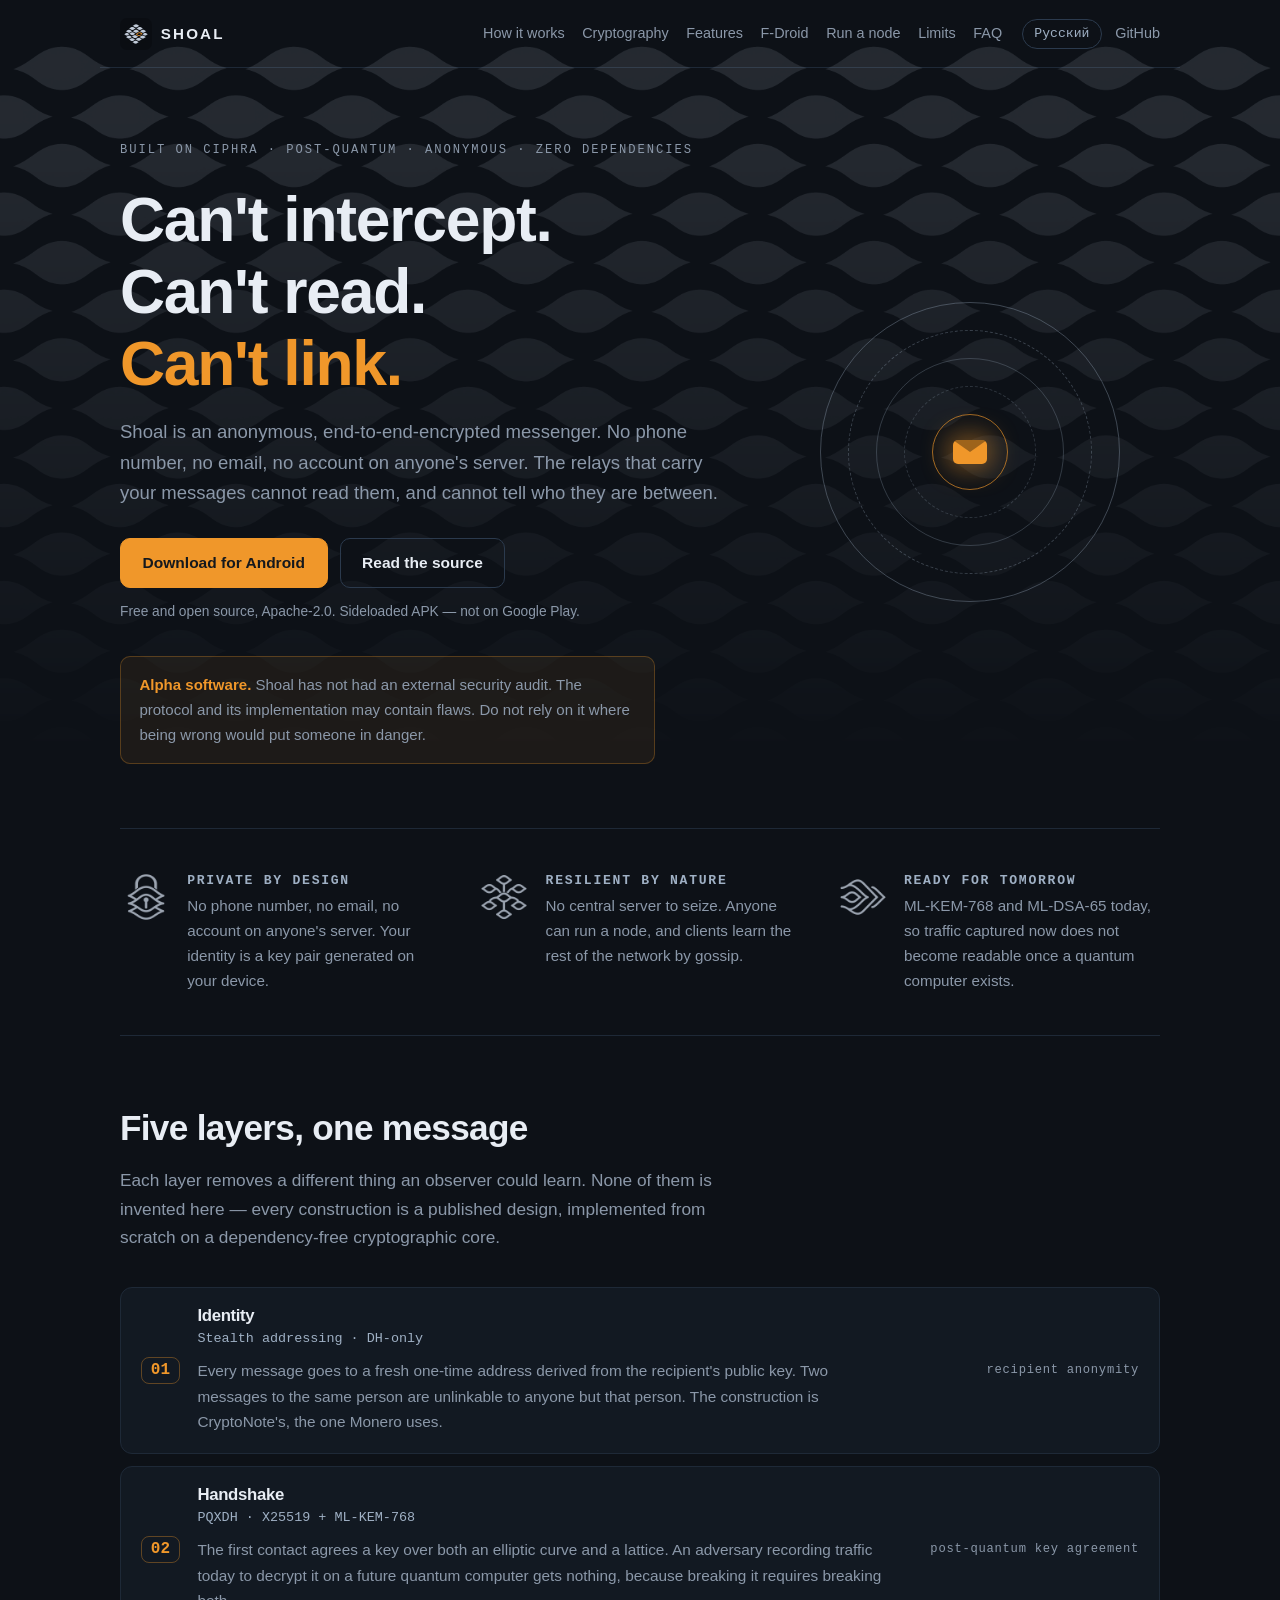
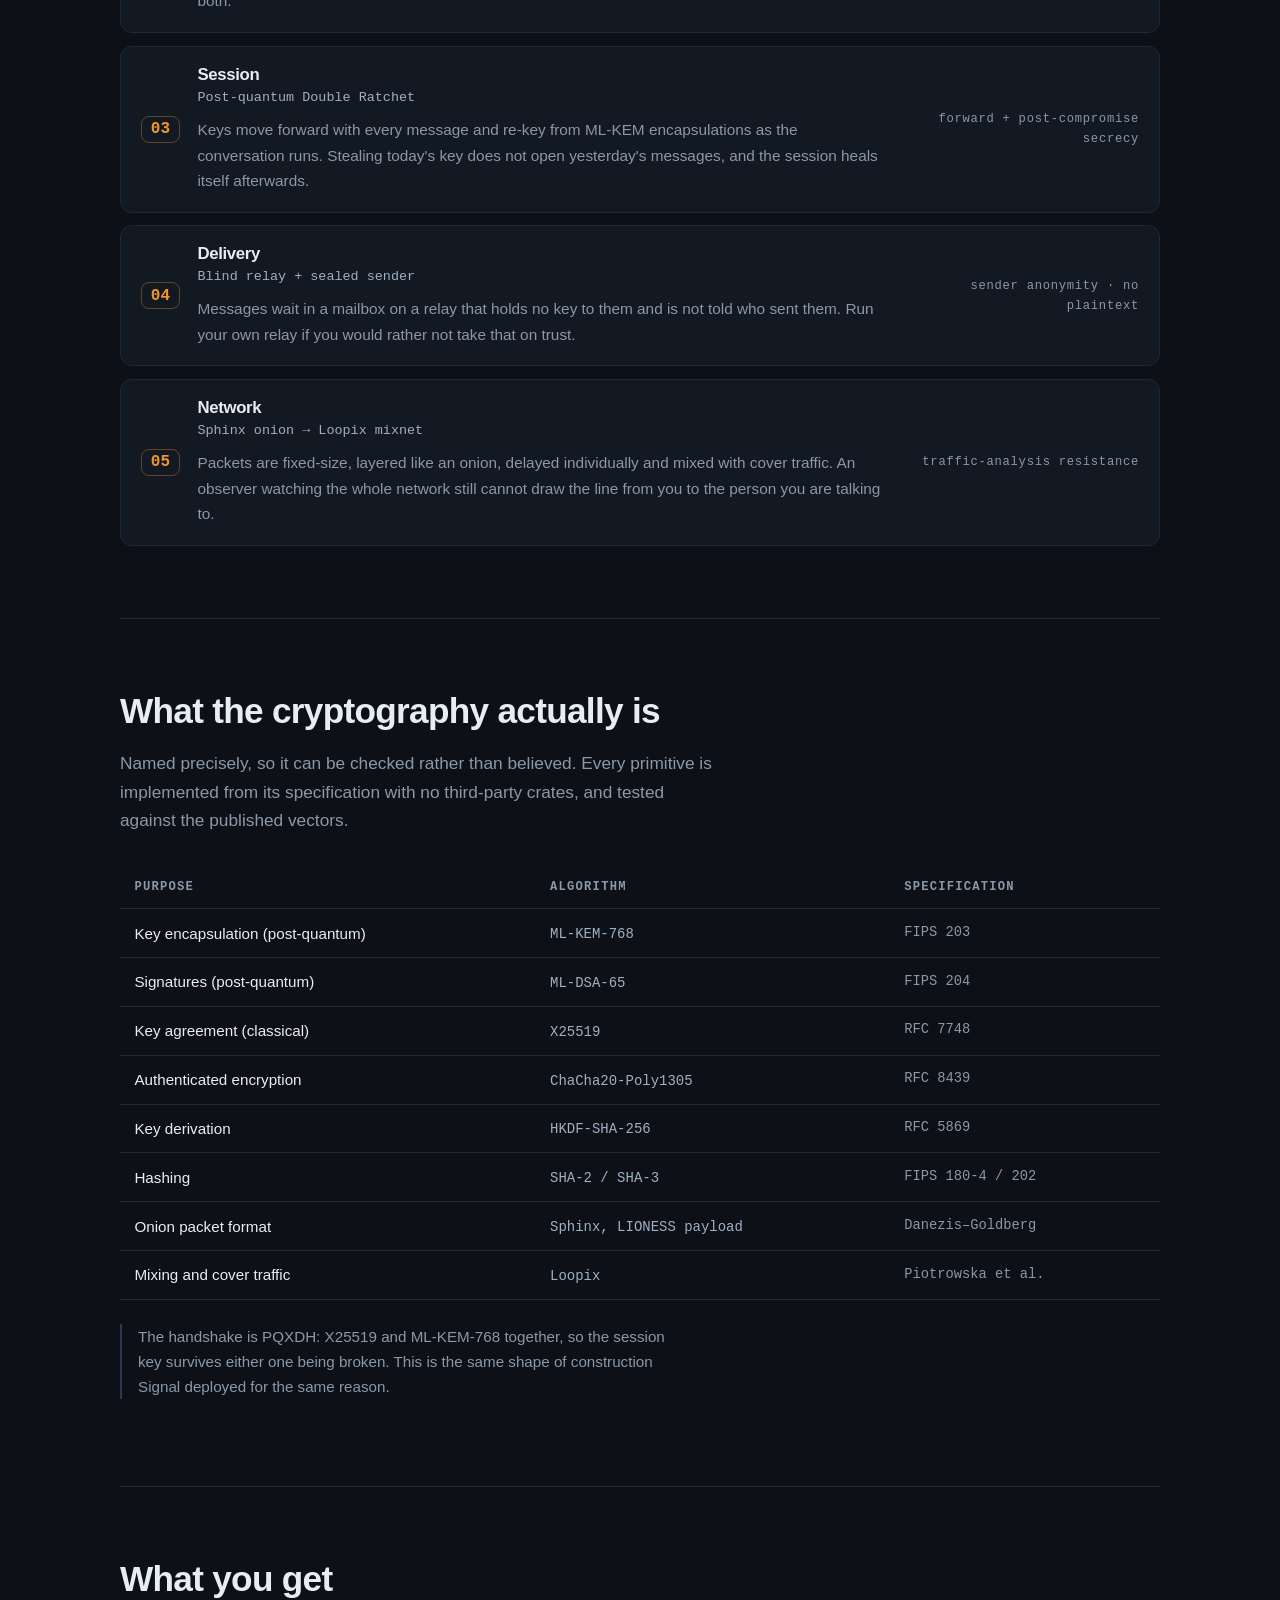
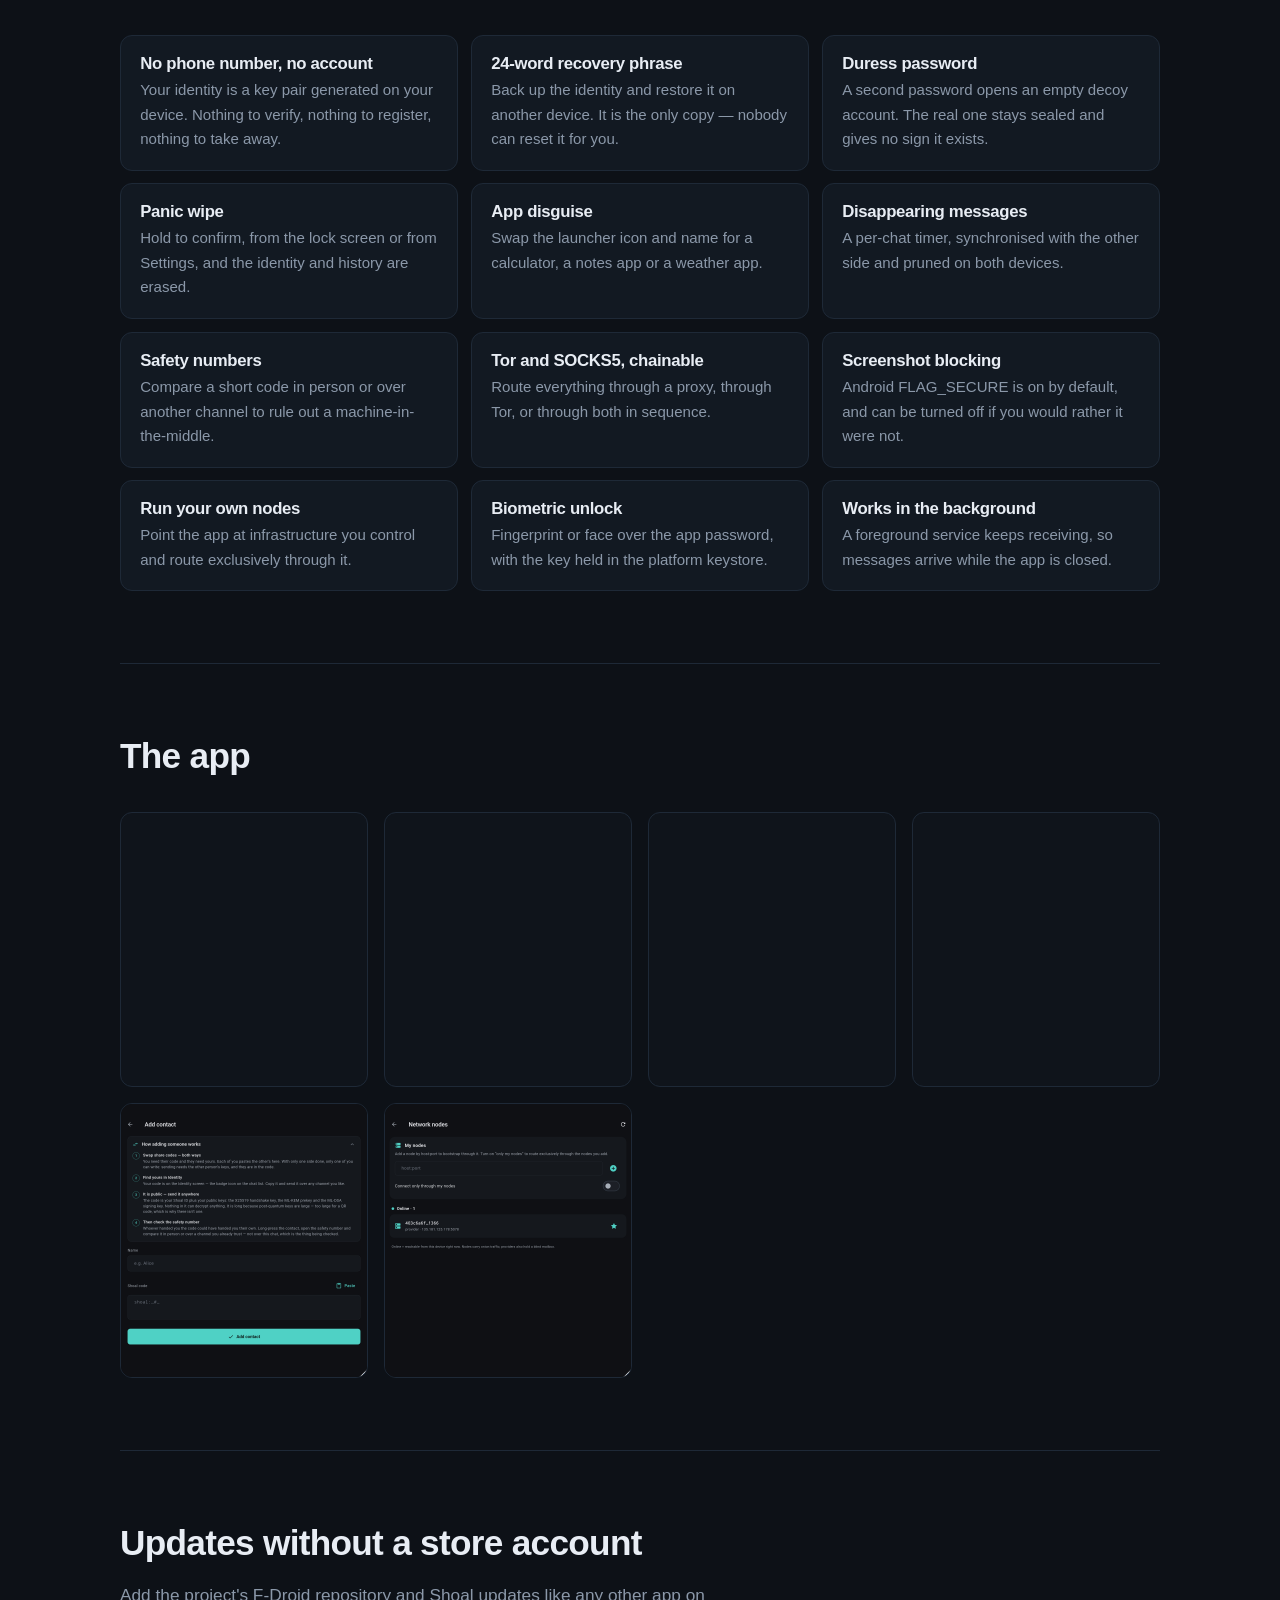
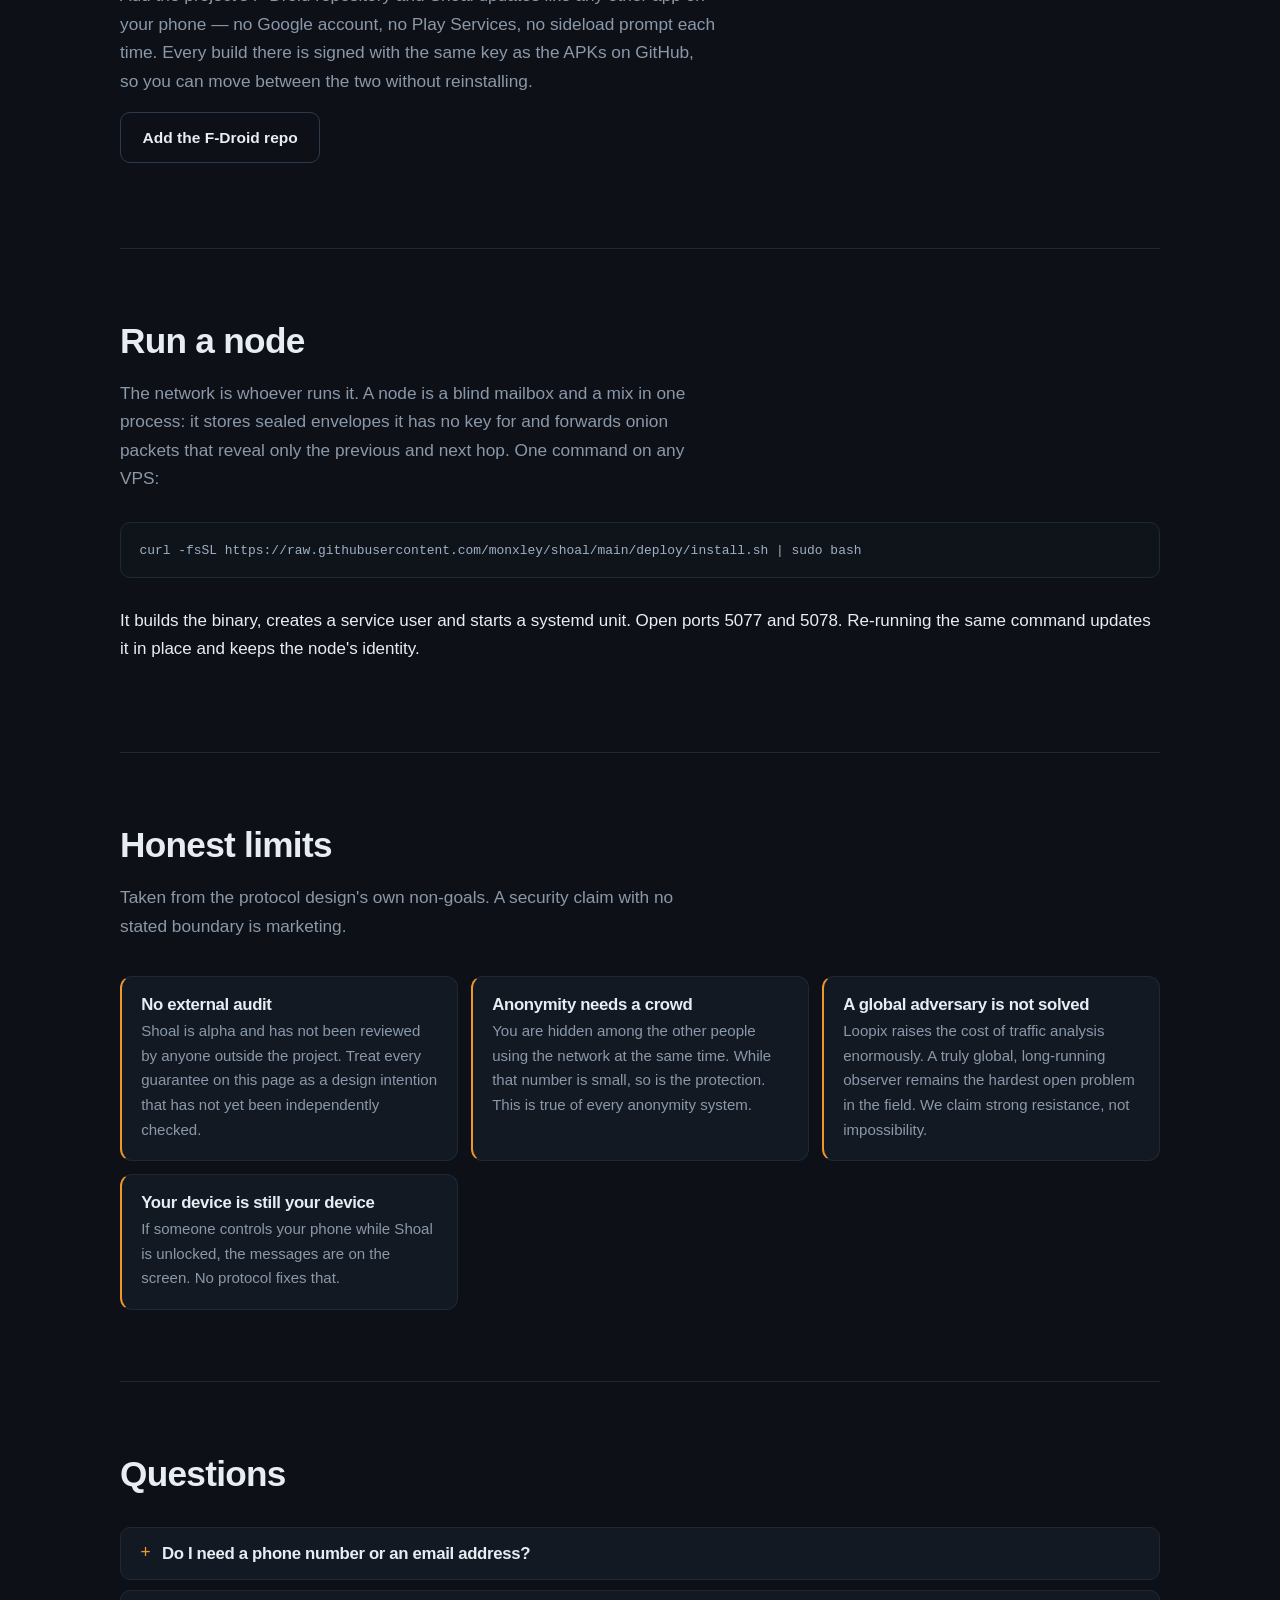
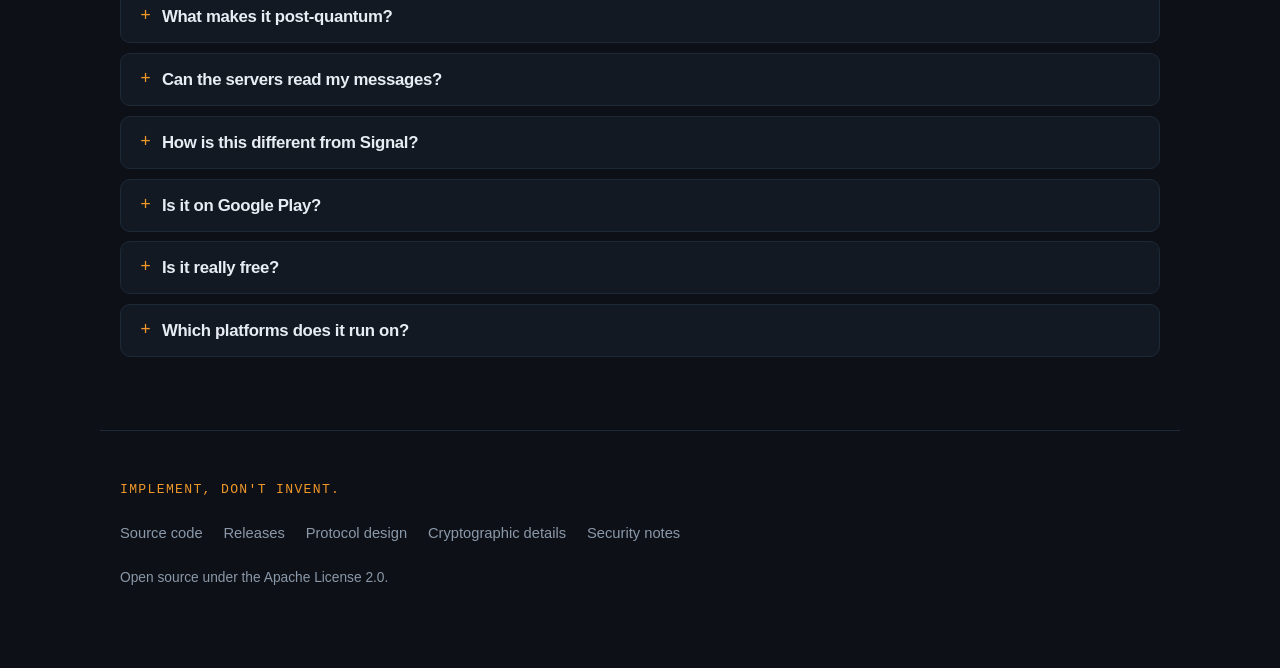
<file: docs/index.html>
<!DOCTYPE html>
<html lang="en">
<head>
<meta charset="utf-8">
<meta name="viewport" content="width=device-width, initial-scale=1">
<title>Shoal — anonymous post-quantum encrypted messenger</title>
<meta name="description" content="Open-source messenger with no phone number and no account. Post-quantum end-to-end encryption and a Sphinx/Loopix mixnet hide what you say and who you say it to.">
<meta name="keywords" content="anonymous messenger, post-quantum messenger, encrypted messenger without phone number, metadata resistant messaging, mixnet, open source messenger, Sphinx onion routing, ML-KEM, Double Ratchet">
<meta name="robots" content="index, follow, max-image-preview:large">
<meta name="theme-color" content="#0a0d12">
<link rel="canonical" href="https://monxley.github.io/shoal/">
<link rel="alternate" hreflang="en" href="https://monxley.github.io/shoal/">
<link rel="alternate" hreflang="ru" href="https://monxley.github.io/shoal/ru/">
<link rel="alternate" hreflang="x-default" href="https://monxley.github.io/shoal/">
<link rel="icon" href="assets/icon.png" type="image/png">
<link rel="apple-touch-icon" href="assets/icon.png">
<link rel="stylesheet" href="assets/site.css">
<meta property="og:type" content="website">
<meta property="og:site_name" content="Shoal">
<meta property="og:title" content="Shoal — anonymous post-quantum encrypted messenger">
<meta property="og:description" content="Open-source messenger with no phone number and no account. Post-quantum end-to-end encryption and a Sphinx/Loopix mixnet hide what you say and who you say it to.">
<meta property="og:url" content="https://monxley.github.io/shoal/">
<meta property="og:image" content="https://monxley.github.io/shoal/brand/og.png">
<meta property="og:image:width" content="1200">
<meta property="og:image:height" content="630">
<meta property="og:image:alt" content="Shoal — post-quantum private messenger">
<meta property="og:locale" content="en_US">
<meta property="og:locale:alternate" content="ru_RU">
<meta name="twitter:card" content="summary_large_image">
<meta name="twitter:title" content="Shoal — anonymous post-quantum encrypted messenger">
<meta name="twitter:description" content="Open-source messenger with no phone number and no account. Post-quantum end-to-end encryption and a Sphinx/Loopix mixnet hide what you say and who you say it to.">
<meta name="twitter:image" content="https://monxley.github.io/shoal/brand/og.png">
<script type="application/ld+json">{"@context":"https://schema.org","@graph":[{"@type":"SoftwareApplication","name":"Shoal","applicationCategory":"CommunicationApplication","operatingSystem":"Android","url":"https://monxley.github.io/shoal/","inLanguage":"en","description":"Open-source messenger with no phone number and no account. Post-quantum end-to-end encryption and a Sphinx/Loopix mixnet hide what you say and who you say it to.","license":"https://www.apache.org/licenses/LICENSE-2.0","isAccessibleForFree":true,"offers":{"@type":"Offer","price":"0","priceCurrency":"USD"},"downloadUrl":"https://github.com/monxley/shoal/releases","softwareHelp":"https://github.com/monxley/shoal/blob/main/SHOAL_PROTOCOL.md","codeRepository":"https://github.com/monxley/shoal"},{"@type":"FAQPage","inLanguage":"en","mainEntity":[{"@type":"Question","name":"Do I need a phone number or an email address?","acceptedAnswer":{"@type":"Answer","text":"No. Your identity is a key pair generated on your device the first time you open the app. There is no registration step and no account on anyone's server."}},{"@type":"Question","name":"What makes it post-quantum?","acceptedAnswer":{"@type":"Answer","text":"The handshake agrees a key using both X25519 and ML-KEM-768 (FIPS 203), and the session re-keys from further ML-KEM encapsulations as it runs. An adversary storing traffic now to decrypt later with a quantum computer would have to break the lattice scheme as well as the curve."}},{"@type":"Question","name":"Can the servers read my messages?","acceptedAnswer":{"@type":"Answer","text":"No. A relay stores sealed envelopes it holds no key for, and is not told who sent them. It also cannot tell which envelopes belong to the same recipient, because every message goes to a fresh one-time address."}},{"@type":"Question","name":"How is this different from Signal?","acceptedAnswer":{"@type":"Answer","text":"Signal encrypts message content extremely well but requires a phone number and runs on its own servers. Shoal has no phone number and no central identity, and routes traffic through a Sphinx/Loopix mixnet so that who-talks-to-whom is protected too, not only what was said."}},{"@type":"Question","name":"Is it on Google Play?","acceptedAnswer":{"@type":"Answer","text":"No. The APK is published on GitHub Releases with its SHA-256, and you install it yourself. Every release is signed with the same key — if the certificate fingerprint changes, the APK did not come from this project."}},{"@type":"Question","name":"Is it really free?","acceptedAnswer":{"@type":"Answer","text":"Yes. Apache-2.0, no accounts, no payments, no telemetry, no advertising. You can read every line and build it yourself."}},{"@type":"Question","name":"Which platforms does it run on?","acceptedAnswer":{"@type":"Answer","text":"Android today. The core is Rust and the interface is Flutter, so other platforms are possible; only Android is built and tested right now."}}]}]}</script>
</head>
<body>
<a class="skip" href="#main">Skip to content</a>

<header class="site">
  <a class="brand" href="https://monxley.github.io/shoal/">
    <img src="assets/icon.png" alt="" width="32" height="32">
    <span>Shoal</span>
  </a>
  <nav aria-label="Five layers, one message"><a href="#how">How it works</a><a href="#crypto">Cryptography</a><a href="#features">Features</a><a href="#fdroid">F-Droid</a><a href="#node">Run a node</a><a href="#limits">Limits</a><a href="#faq">FAQ</a></nav>
  <div class="head-actions">
    <a class="lang" href="https://monxley.github.io/shoal/ru/" hreflang="ru" lang="ru"
       title="Read this page in Russian">Русский</a>
    <a class="ghost" href="https://github.com/monxley/shoal" rel="noopener">GitHub</a>
  </div>
</header>

<main id="main">

<section class="hero">
 <div class="flares" aria-hidden="true"><i></i><i></i><i></i><i></i></div>
 <div class="hero-text">
  <p class="kicker">Built on Ciphra · Post-quantum · Anonymous · Zero dependencies</p>
  <h1>Can&#x27;t intercept.<br>Can&#x27;t read.<br>
    <span class="accent">Can&#x27;t link.</span></h1>
  <p class="lead">Shoal is an anonymous, end-to-end-encrypted messenger. No phone number, no email, no account on anyone&#x27;s server. The relays that carry your messages cannot read them, and cannot tell who they are between.</p>
  <p class="cta">
    <a class="btn primary" href="https://github.com/monxley/shoal/releases/latest" rel="noopener">Download for Android</a>
    <a class="btn" href="https://github.com/monxley/shoal" rel="noopener">Read the source</a>
  </p>
  <p class="fine">Free and open source, Apache-2.0. Sideloaded APK — not on Google Play.</p>
  <aside class="alpha">
    <strong>Alpha software.</strong> Shoal has not had an external security audit. The protocol and its implementation may contain flaws. Do not rely on it where being wrong would put someone in danger.
  </aside>
 </div>
 <div class="scene" aria-hidden="true">
  <div class="onion">
    <span class="ring r1"></span><span class="ring r2"></span>
    <span class="ring r3"></span><span class="ring r4"></span>
    <span class="ring r5"></span><span class="core"></span>
  </div>
 </div>
</section>

<section class="pillars">
  <ul><li><img src="assets/glyphs/lock.png" alt="" width="52" height="52" loading="lazy" decoding="async"><div><h3>Private by design</h3><p>No phone number, no email, no account on anyone&#x27;s server. Your identity is a key pair generated on your device.</p></div></li><li><img src="assets/glyphs/broadcast.png" alt="" width="52" height="52" loading="lazy" decoding="async"><div><h3>Resilient by nature</h3><p>No central server to seize. Anyone can run a node, and clients learn the rest of the network by gossip.</p></div></li><li><img src="assets/glyphs/chevrons.png" alt="" width="52" height="52" loading="lazy" decoding="async"><div><h3>Ready for tomorrow</h3><p>ML-KEM-768 and ML-DSA-65 today, so traffic captured now does not become readable once a quantum computer exists.</p></div></li></ul>
</section>

<section id="how">
  <h2>Five layers, one message</h2>
  <p class="lead">Each layer removes a different thing an observer could learn. None of them is invented here — every construction is a published design, implemented from scratch on a dependency-free cryptographic core.</p>
  <ol class="layers"><li class="layer"><span class="layer-n" aria-hidden="true">01</span><div class="layer-body"><h3>Identity</h3><p class="layer-tech">Stealth addressing · DH-only</p><p>Every message goes to a fresh one-time address derived from the recipient&#x27;s public key. Two messages to the same person are unlinkable to anyone but that person. The construction is CryptoNote&#x27;s, the one Monero uses.</p></div><span class="layer-tag">recipient anonymity</span></li><li class="layer"><span class="layer-n" aria-hidden="true">02</span><div class="layer-body"><h3>Handshake</h3><p class="layer-tech">PQXDH · X25519 + ML-KEM-768</p><p>The first contact agrees a key over both an elliptic curve and a lattice. An adversary recording traffic today to decrypt it on a future quantum computer gets nothing, because breaking it requires breaking both.</p></div><span class="layer-tag">post-quantum key agreement</span></li><li class="layer"><span class="layer-n" aria-hidden="true">03</span><div class="layer-body"><h3>Session</h3><p class="layer-tech">Post-quantum Double Ratchet</p><p>Keys move forward with every message and re-key from ML-KEM encapsulations as the conversation runs. Stealing today&#x27;s key does not open yesterday&#x27;s messages, and the session heals itself afterwards.</p></div><span class="layer-tag">forward + post-compromise secrecy</span></li><li class="layer"><span class="layer-n" aria-hidden="true">04</span><div class="layer-body"><h3>Delivery</h3><p class="layer-tech">Blind relay + sealed sender</p><p>Messages wait in a mailbox on a relay that holds no key to them and is not told who sent them. Run your own relay if you would rather not take that on trust.</p></div><span class="layer-tag">sender anonymity · no plaintext</span></li><li class="layer"><span class="layer-n" aria-hidden="true">05</span><div class="layer-body"><h3>Network</h3><p class="layer-tech">Sphinx onion → Loopix mixnet</p><p>Packets are fixed-size, layered like an onion, delayed individually and mixed with cover traffic. An observer watching the whole network still cannot draw the line from you to the person you are talking to.</p></div><span class="layer-tag">traffic-analysis resistance</span></li></ol>
</section>

<section id="crypto">
  <h2>What the cryptography actually is</h2>
  <p class="lead">Named precisely, so it can be checked rather than believed. Every primitive is implemented from its specification with no third-party crates, and tested against the published vectors.</p>
  <div class="table-wrap">
  <table>
    <thead><tr><th scope="col">Purpose</th>
      <th scope="col">Algorithm</th>
      <th scope="col">Specification</th></tr></thead>
    <tbody><tr><th scope="row">Key encapsulation (post-quantum)</th><td><code>ML-KEM-768</code></td><td>FIPS 203</td></tr><tr><th scope="row">Signatures (post-quantum)</th><td><code>ML-DSA-65</code></td><td>FIPS 204</td></tr><tr><th scope="row">Key agreement (classical)</th><td><code>X25519</code></td><td>RFC 7748</td></tr><tr><th scope="row">Authenticated encryption</th><td><code>ChaCha20-Poly1305</code></td><td>RFC 8439</td></tr><tr><th scope="row">Key derivation</th><td><code>HKDF-SHA-256</code></td><td>RFC 5869</td></tr><tr><th scope="row">Hashing</th><td><code>SHA-2 / SHA-3</code></td><td>FIPS 180-4 / 202</td></tr><tr><th scope="row">Onion packet format</th><td><code>Sphinx, LIONESS payload</code></td><td>Danezis–Goldberg</td></tr><tr><th scope="row">Mixing and cover traffic</th><td><code>Loopix</code></td><td>Piotrowska et al.</td></tr></tbody>
  </table>
  </div>
  <p class="note">The handshake is PQXDH: X25519 and ML-KEM-768 together, so the session key survives either one being broken. This is the same shape of construction Signal deployed for the same reason.</p>
</section>

<section id="features">
  <h2>What you get</h2>
  <ul class="grid"><li><h3>No phone number, no account</h3><p>Your identity is a key pair generated on your device. Nothing to verify, nothing to register, nothing to take away.</p></li><li><h3>24-word recovery phrase</h3><p>Back up the identity and restore it on another device. It is the only copy — nobody can reset it for you.</p></li><li><h3>Duress password</h3><p>A second password opens an empty decoy account. The real one stays sealed and gives no sign it exists.</p></li><li><h3>Panic wipe</h3><p>Hold to confirm, from the lock screen or from Settings, and the identity and history are erased.</p></li><li><h3>App disguise</h3><p>Swap the launcher icon and name for a calculator, a notes app or a weather app.</p></li><li><h3>Disappearing messages</h3><p>A per-chat timer, synchronised with the other side and pruned on both devices.</p></li><li><h3>Safety numbers</h3><p>Compare a short code in person or over another channel to rule out a machine-in-the-middle.</p></li><li><h3>Tor and SOCKS5, chainable</h3><p>Route everything through a proxy, through Tor, or through both in sequence.</p></li><li><h3>Screenshot blocking</h3><p>Android FLAG_SECURE is on by default, and can be turned off if you would rather it were not.</p></li><li><h3>Run your own nodes</h3><p>Point the app at infrastructure you control and route exclusively through it.</p></li><li><h3>Biometric unlock</h3><p>Fingerprint or face over the app password, with the key held in the platform keystore.</p></li><li><h3>Works in the background</h3><p>A foreground service keeps receiving, so messages arrive while the app is closed.</p></li></ul>
</section>

<section id="shots">
  <h2>The app</h2>
  <div class="shots"><figure><img src="screenshots/chats.jpg" alt="The Shoal conversation list on Android" width="1968" height="2184" loading="lazy" decoding="async"></figure><figure><img src="screenshots/contacts.jpg" alt="The Shoal contact list, each entry showing its Shoal ID" width="1968" height="2184" loading="lazy" decoding="async"></figure><figure><img src="screenshots/lock.jpg" alt="The Shoal lock screen: password, biometrics, hold to wipe" width="1968" height="2184" loading="lazy" decoding="async"></figure><figure><img src="screenshots/settings.jpg" alt="Shoal settings: share code, security, privacy, network" width="1968" height="2184" loading="lazy" decoding="async"></figure><figure><img src="screenshots/add-contact.jpg" alt="Adding a Shoal contact by pasting their share code" width="1968" height="2184" loading="lazy" decoding="async"></figure><figure><img src="screenshots/nodes.jpg" alt="The Shoal network view, listing discovered mix nodes" width="1968" height="2184" loading="lazy" decoding="async"></figure></div>
</section>

<section id="fdroid">
  <h2>Updates without a store account</h2>
  <p class="lead">Add the project&#x27;s F-Droid repository and Shoal updates like any other app on your phone — no Google account, no Play Services, no sideload prompt each time. Every build there is signed with the same key as the APKs on GitHub, so you can move between the two without reinstalling.</p>
  <p class="cta"><a class="btn" href="fdroid/">Add the F-Droid repo</a></p>
</section>

<section id="node">
  <h2>Run a node</h2>
  <p class="lead">The network is whoever runs it. A node is a blind mailbox and a mix in one process: it stores sealed envelopes it has no key for and forwards onion packets that reveal only the previous and next hop. One command on any VPS:</p>
  <pre><code>curl -fsSL https://raw.githubusercontent.com/monxley/shoal/main/deploy/install.sh | sudo bash</code></pre>
  <p>It builds the binary, creates a service user and starts a systemd unit. Open ports 5077 and 5078. Re-running the same command updates it in place and keeps the node&#x27;s identity.</p>
</section>

<section id="limits">
  <h2>Honest limits</h2>
  <p class="lead">Taken from the protocol design&#x27;s own non-goals. A security claim with no stated boundary is marketing.</p>
  <ul class="grid limits"><li><h3>No external audit</h3><p>Shoal is alpha and has not been reviewed by anyone outside the project. Treat every guarantee on this page as a design intention that has not yet been independently checked.</p></li><li><h3>Anonymity needs a crowd</h3><p>You are hidden among the other people using the network at the same time. While that number is small, so is the protection. This is true of every anonymity system.</p></li><li><h3>A global adversary is not solved</h3><p>Loopix raises the cost of traffic analysis enormously. A truly global, long-running observer remains the hardest open problem in the field. We claim strong resistance, not impossibility.</p></li><li><h3>Your device is still your device</h3><p>If someone controls your phone while Shoal is unlocked, the messages are on the screen. No protocol fixes that.</p></li></ul>
</section>

<section id="faq">
  <h2>Questions</h2>
  <div class="faq"><details><summary><h3>Do I need a phone number or an email address?</h3></summary><p>No. Your identity is a key pair generated on your device the first time you open the app. There is no registration step and no account on anyone&#x27;s server.</p></details><details><summary><h3>What makes it post-quantum?</h3></summary><p>The handshake agrees a key using both X25519 and ML-KEM-768 (FIPS 203), and the session re-keys from further ML-KEM encapsulations as it runs. An adversary storing traffic now to decrypt later with a quantum computer would have to break the lattice scheme as well as the curve.</p></details><details><summary><h3>Can the servers read my messages?</h3></summary><p>No. A relay stores sealed envelopes it holds no key for, and is not told who sent them. It also cannot tell which envelopes belong to the same recipient, because every message goes to a fresh one-time address.</p></details><details><summary><h3>How is this different from Signal?</h3></summary><p>Signal encrypts message content extremely well but requires a phone number and runs on its own servers. Shoal has no phone number and no central identity, and routes traffic through a Sphinx/Loopix mixnet so that who-talks-to-whom is protected too, not only what was said.</p></details><details><summary><h3>Is it on Google Play?</h3></summary><p>No. The APK is published on GitHub Releases with its SHA-256, and you install it yourself. Every release is signed with the same key — if the certificate fingerprint changes, the APK did not come from this project.</p></details><details><summary><h3>Is it really free?</h3></summary><p>Yes. Apache-2.0, no accounts, no payments, no telemetry, no advertising. You can read every line and build it yourself.</p></details><details><summary><h3>Which platforms does it run on?</h3></summary><p>Android today. The core is Rust and the interface is Flutter, so other platforms are possible; only Android is built and tested right now.</p></details></div>
</section>

</main>

<footer class="site">
  <p class="tagline">Implement, don&#x27;t invent.</p>
  <ul class="flinks"><li><a href="https://github.com/monxley/shoal">Source code</a></li><li><a href="https://github.com/monxley/shoal/releases">Releases</a></li><li><a href="https://github.com/monxley/shoal/blob/main/SHOAL_PROTOCOL.md">Protocol design</a></li><li><a href="https://github.com/monxley/shoal/blob/main/docs/CRYPTO_MATH.md">Cryptographic details</a></li><li><a href="https://github.com/monxley/shoal/blob/main/SECURITY_AUDIT.md">Security notes</a></li></ul>
  <p class="fine">Open source under the Apache License 2.0.</p>
</footer>
</body>
</html>
</file>
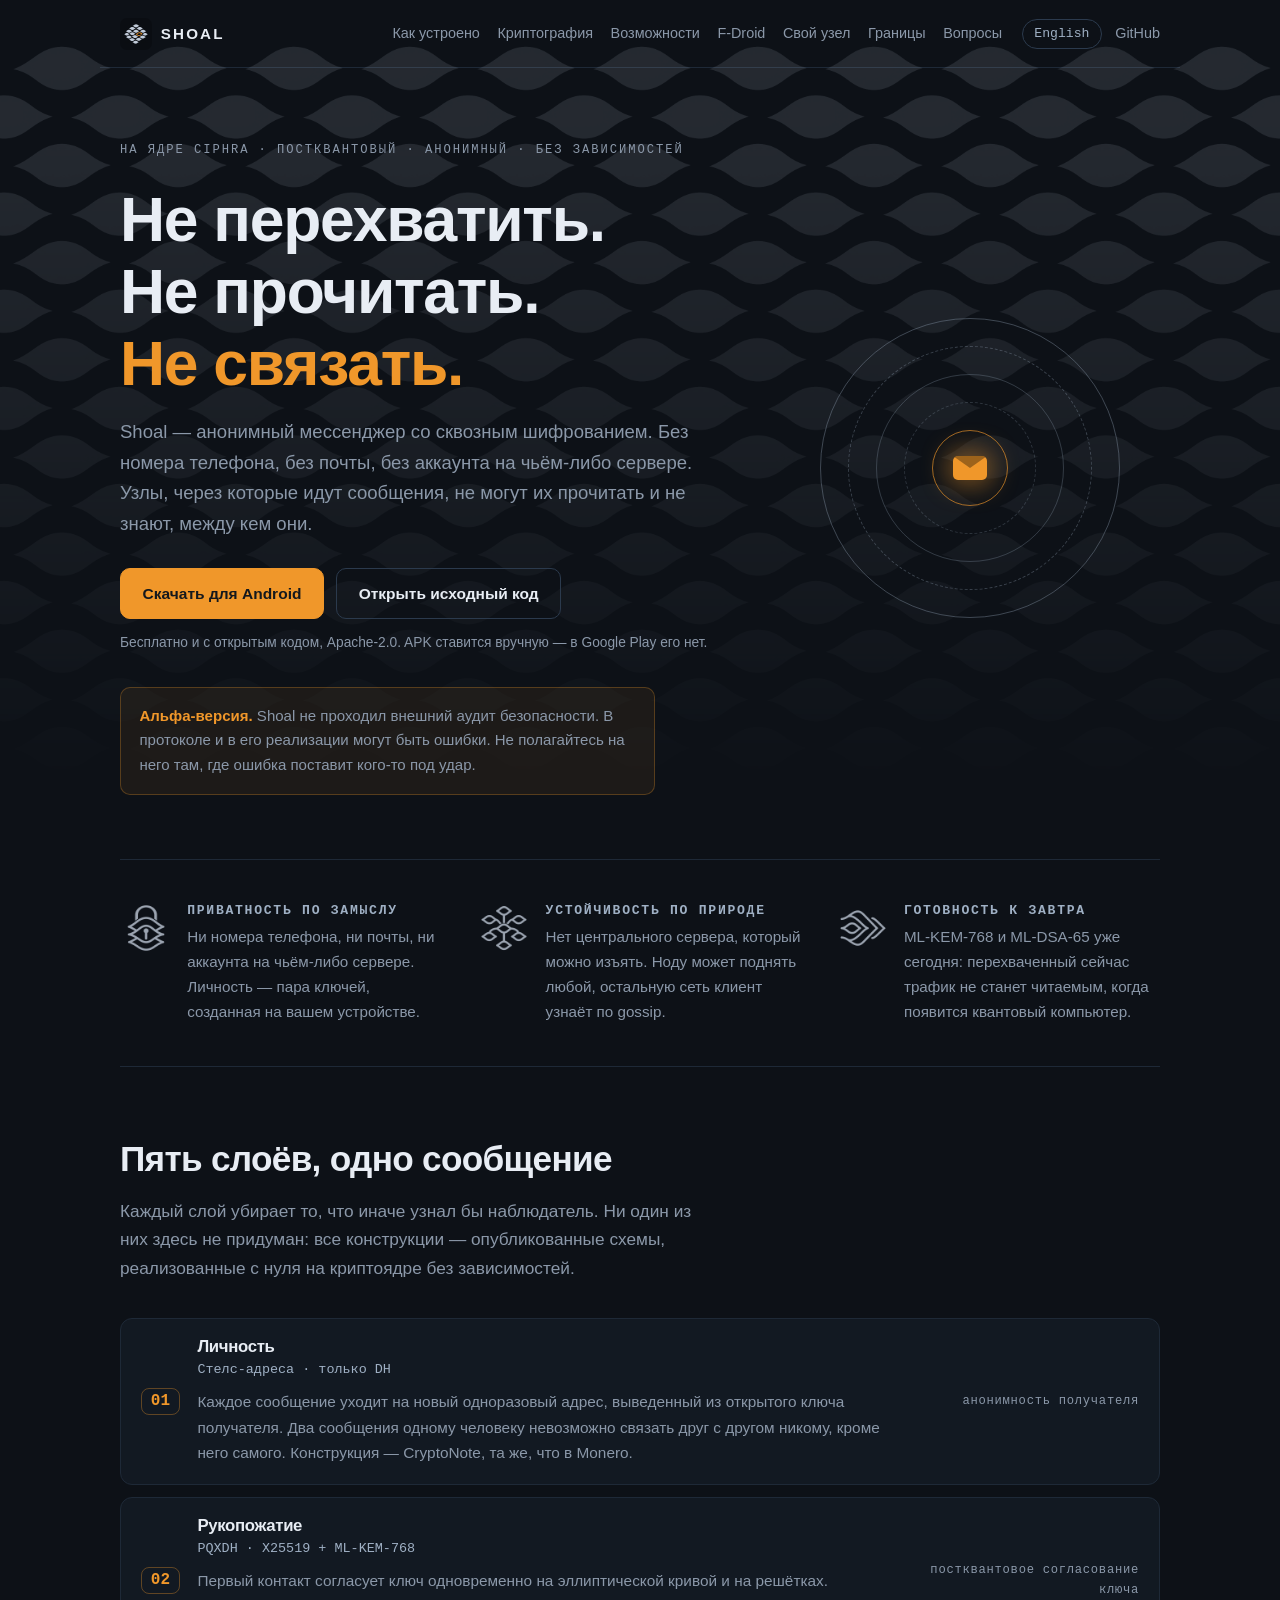
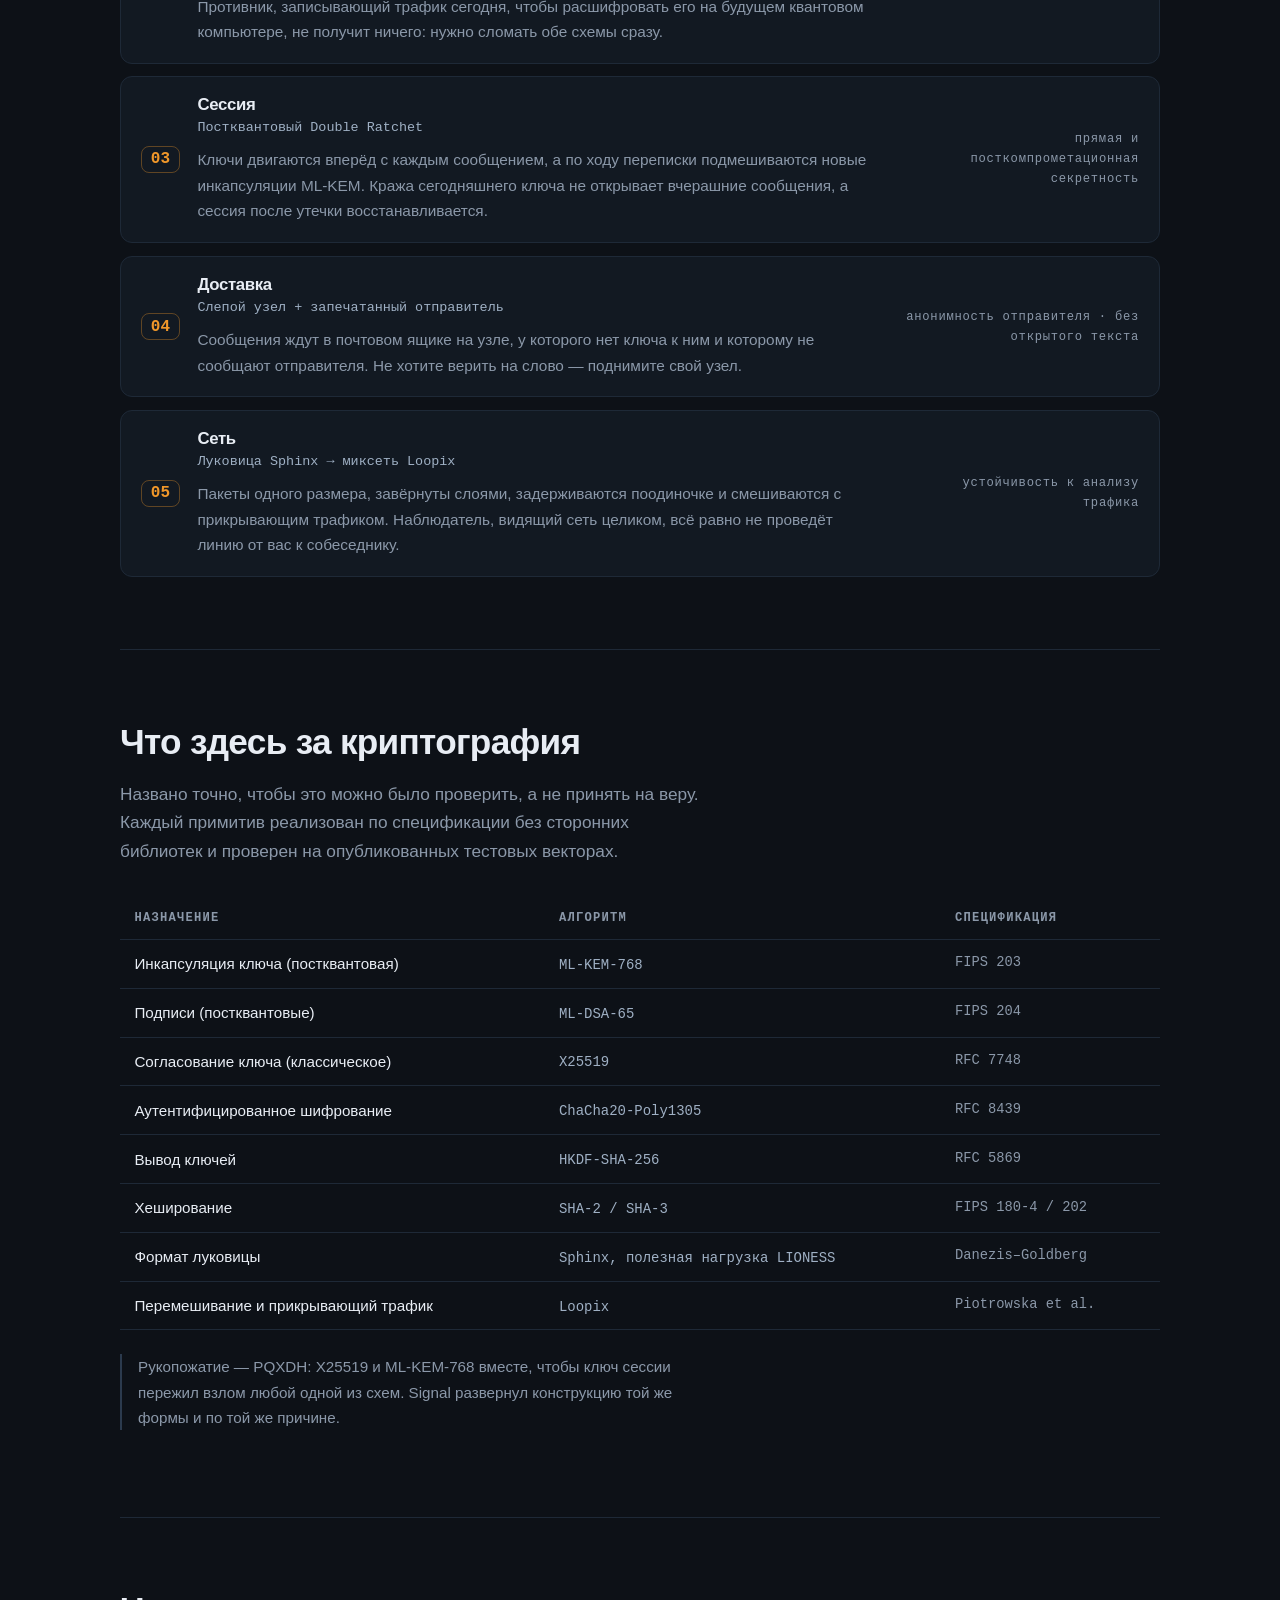
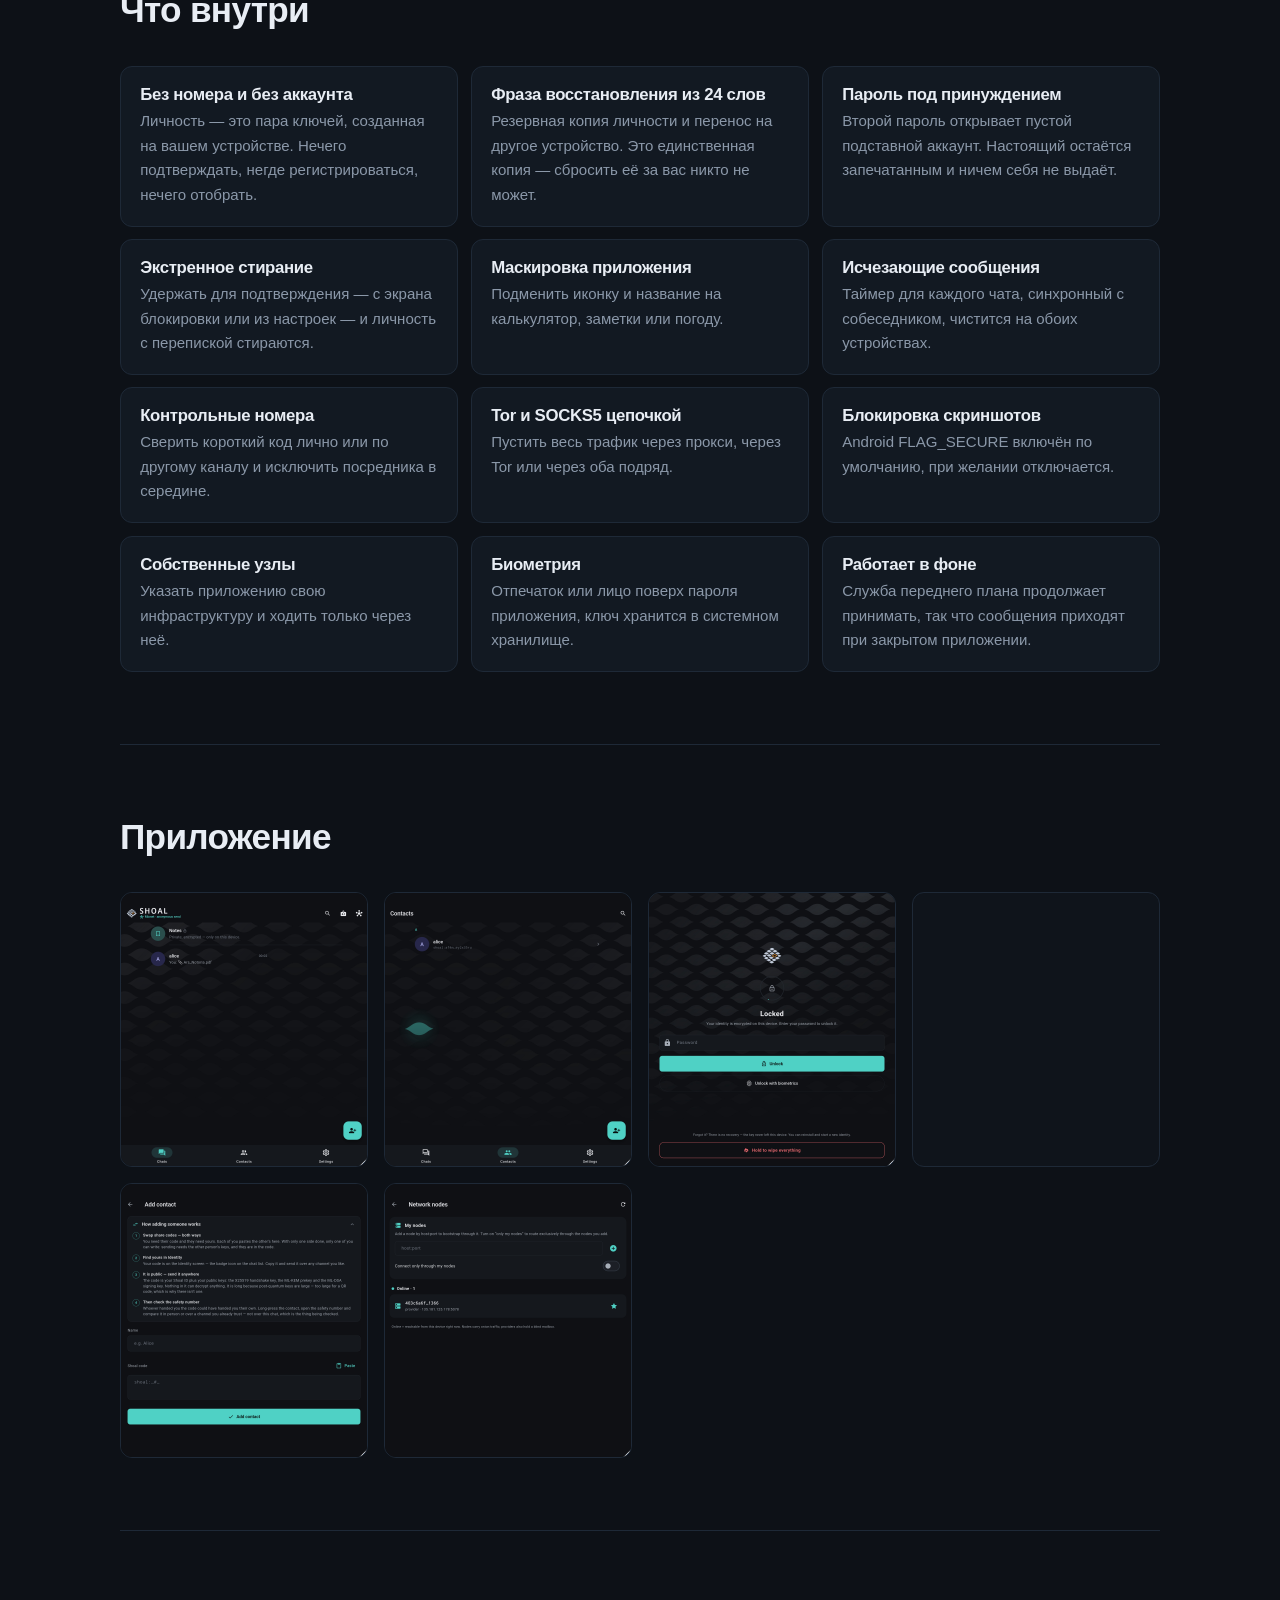
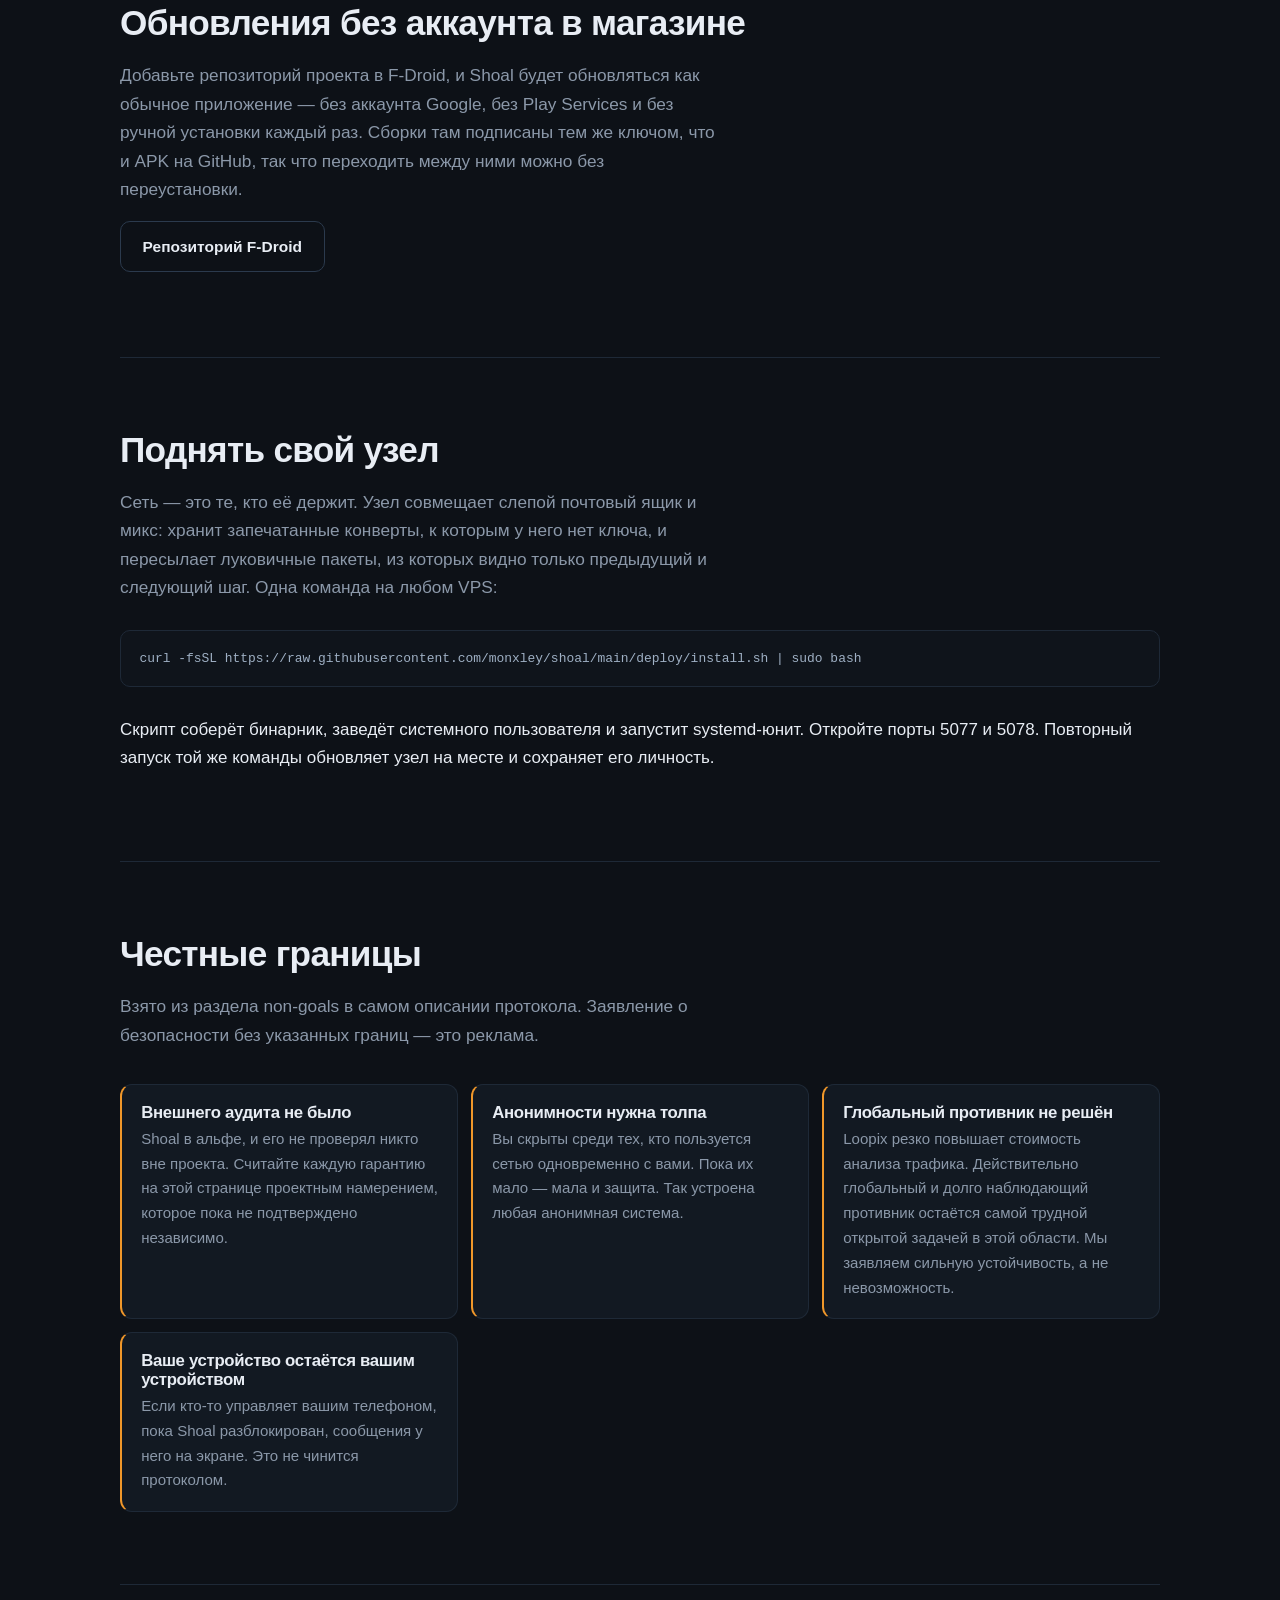
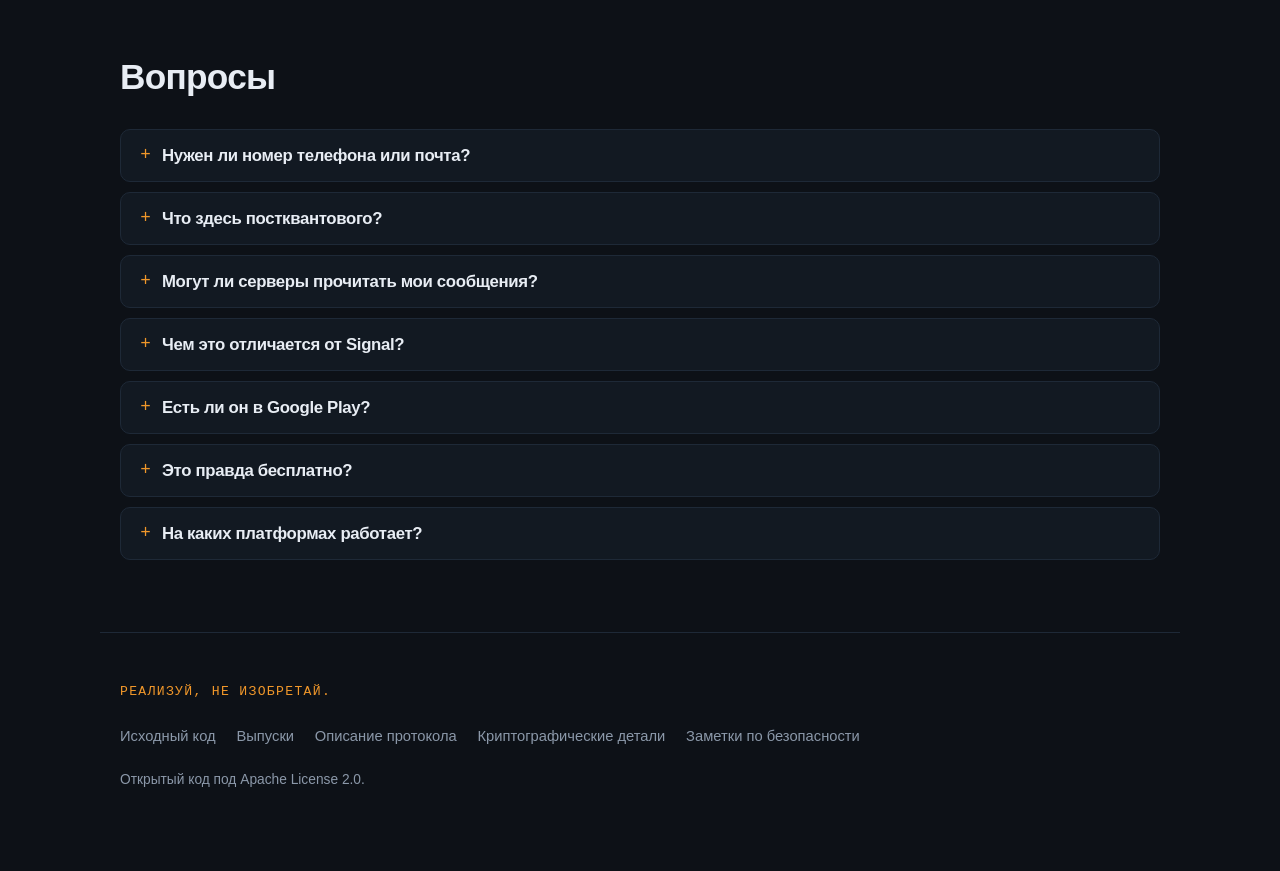
<file: docs/ru/index.html>
<!DOCTYPE html>
<html lang="ru">
<head>
<meta charset="utf-8">
<meta name="viewport" content="width=device-width, initial-scale=1">
<title>Shoal — анонимный постквантовый мессенджер</title>
<meta name="description" content="Мессенджер с открытым кодом без номера и без аккаунта. Постквантовое шифрование и миксеть Sphinx/Loopix скрывают и текст сообщений, и то, кто с кем переписывается.">
<meta name="keywords" content="анонимный мессенджер, постквантовое шифрование, мессенджер без номера телефона, защита метаданных, миксеть, мессенджер с открытым исходным кодом, луковая маршрутизация, ML-KEM">
<meta name="robots" content="index, follow, max-image-preview:large">
<meta name="theme-color" content="#0a0d12">
<link rel="canonical" href="https://monxley.github.io/shoal/ru/">
<link rel="alternate" hreflang="en" href="https://monxley.github.io/shoal/">
<link rel="alternate" hreflang="ru" href="https://monxley.github.io/shoal/ru/">
<link rel="alternate" hreflang="x-default" href="https://monxley.github.io/shoal/">
<link rel="icon" href="../assets/icon.png" type="image/png">
<link rel="apple-touch-icon" href="../assets/icon.png">
<link rel="stylesheet" href="../assets/site.css">
<meta property="og:type" content="website">
<meta property="og:site_name" content="Shoal">
<meta property="og:title" content="Shoal — анонимный постквантовый мессенджер">
<meta property="og:description" content="Мессенджер с открытым кодом без номера и без аккаунта. Постквантовое шифрование и миксеть Sphinx/Loopix скрывают и текст сообщений, и то, кто с кем переписывается.">
<meta property="og:url" content="https://monxley.github.io/shoal/ru/">
<meta property="og:image" content="https://monxley.github.io/shoal/brand/og.png">
<meta property="og:image:width" content="1200">
<meta property="og:image:height" content="630">
<meta property="og:image:alt" content="Shoal — post-quantum private messenger">
<meta property="og:locale" content="ru_RU">
<meta property="og:locale:alternate" content="en_US">
<meta name="twitter:card" content="summary_large_image">
<meta name="twitter:title" content="Shoal — анонимный постквантовый мессенджер">
<meta name="twitter:description" content="Мессенджер с открытым кодом без номера и без аккаунта. Постквантовое шифрование и миксеть Sphinx/Loopix скрывают и текст сообщений, и то, кто с кем переписывается.">
<meta name="twitter:image" content="https://monxley.github.io/shoal/brand/og.png">
<script type="application/ld+json">{"@context":"https://schema.org","@graph":[{"@type":"SoftwareApplication","name":"Shoal","applicationCategory":"CommunicationApplication","operatingSystem":"Android","url":"https://monxley.github.io/shoal/ru/","inLanguage":"ru","description":"Мессенджер с открытым кодом без номера и без аккаунта. Постквантовое шифрование и миксеть Sphinx/Loopix скрывают и текст сообщений, и то, кто с кем переписывается.","license":"https://www.apache.org/licenses/LICENSE-2.0","isAccessibleForFree":true,"offers":{"@type":"Offer","price":"0","priceCurrency":"USD"},"downloadUrl":"https://github.com/monxley/shoal/releases","softwareHelp":"https://github.com/monxley/shoal/blob/main/SHOAL_PROTOCOL.md","codeRepository":"https://github.com/monxley/shoal"},{"@type":"FAQPage","inLanguage":"ru","mainEntity":[{"@type":"Question","name":"Нужен ли номер телефона или почта?","acceptedAnswer":{"@type":"Answer","text":"Нет. Личность — это пара ключей, создаваемая на вашем устройстве при первом запуске. Регистрации нет, аккаунта на чьём-либо сервере тоже."}},{"@type":"Question","name":"Что здесь постквантового?","acceptedAnswer":{"@type":"Answer","text":"Рукопожатие согласует ключ сразу через X25519 и ML-KEM-768 (FIPS 203), а сессия по ходу работы подмешивает новые инкапсуляции ML-KEM. Противнику, который копит трафик сейчас, чтобы расшифровать его потом на квантовом компьютере, придётся сломать и решётчатую схему, и кривую."}},{"@type":"Question","name":"Могут ли серверы прочитать мои сообщения?","acceptedAnswer":{"@type":"Answer","text":"Нет. Узел хранит запечатанные конверты, к которым у него нет ключа, и не знает отправителя. Он также не может понять, какие конверты принадлежат одному получателю: каждое сообщение уходит на новый одноразовый адрес."}},{"@type":"Question","name":"Чем это отличается от Signal?","acceptedAnswer":{"@type":"Answer","text":"Signal очень хорошо шифрует содержимое, но требует номер телефона и работает на своих серверах. В Shoal нет ни номера, ни центральной личности, а трафик идёт через миксеть Sphinx/Loopix, так что защищено и то, кто с кем говорит, а не только сказанное."}},{"@type":"Question","name":"Есть ли он в Google Play?","acceptedAnswer":{"@type":"Answer","text":"Нет. APK публикуется в GitHub Releases вместе с его SHA-256, и вы ставите его сами. Каждый выпуск подписан одним и тем же ключом: если отпечаток сертификата изменился, APK пришёл не от этого проекта."}},{"@type":"Question","name":"Это правда бесплатно?","acceptedAnswer":{"@type":"Answer","text":"Да. Apache-2.0, без аккаунтов, без платежей, без телеметрии и без рекламы. Можно прочитать каждую строку и собрать самому."}},{"@type":"Question","name":"На каких платформах работает?","acceptedAnswer":{"@type":"Answer","text":"Сегодня — Android. Ядро на Rust, интерфейс на Flutter, так что другие платформы возможны; собирается и тестируется пока только Android."}}]}]}</script>
</head>
<body>
<a class="skip" href="#main">Перейти к содержанию</a>

<header class="site">
  <a class="brand" href="https://monxley.github.io/shoal/ru/">
    <img src="../assets/icon.png" alt="" width="32" height="32">
    <span>Shoal</span>
  </a>
  <nav aria-label="Пять слоёв, одно сообщение"><a href="#how">Как устроено</a><a href="#crypto">Криптография</a><a href="#features">Возможности</a><a href="#fdroid">F-Droid</a><a href="#node">Свой узел</a><a href="#limits">Границы</a><a href="#faq">Вопросы</a></nav>
  <div class="head-actions">
    <a class="lang" href="https://monxley.github.io/shoal/" hreflang="en" lang="en"
       title="Read this page in English">English</a>
    <a class="ghost" href="https://github.com/monxley/shoal" rel="noopener">GitHub</a>
  </div>
</header>

<main id="main">

<section class="hero">
 <div class="flares" aria-hidden="true"><i></i><i></i><i></i><i></i></div>
 <div class="hero-text">
  <p class="kicker">На ядре Ciphra · Постквантовый · Анонимный · Без зависимостей</p>
  <h1>Не перехватить.<br>Не прочитать.<br>
    <span class="accent">Не связать.</span></h1>
  <p class="lead">Shoal — анонимный мессенджер со сквозным шифрованием. Без номера телефона, без почты, без аккаунта на чьём-либо сервере. Узлы, через которые идут сообщения, не могут их прочитать и не знают, между кем они.</p>
  <p class="cta">
    <a class="btn primary" href="https://github.com/monxley/shoal/releases/latest" rel="noopener">Скачать для Android</a>
    <a class="btn" href="https://github.com/monxley/shoal" rel="noopener">Открыть исходный код</a>
  </p>
  <p class="fine">Бесплатно и с открытым кодом, Apache-2.0. APK ставится вручную — в Google Play его нет.</p>
  <aside class="alpha">
    <strong>Альфа-версия.</strong> Shoal не проходил внешний аудит безопасности. В протоколе и в его реализации могут быть ошибки. Не полагайтесь на него там, где ошибка поставит кого-то под удар.
  </aside>
 </div>
 <div class="scene" aria-hidden="true">
  <div class="onion">
    <span class="ring r1"></span><span class="ring r2"></span>
    <span class="ring r3"></span><span class="ring r4"></span>
    <span class="ring r5"></span><span class="core"></span>
  </div>
 </div>
</section>

<section class="pillars">
  <ul><li><img src="../assets/glyphs/lock.png" alt="" width="52" height="52" loading="lazy" decoding="async"><div><h3>Приватность по замыслу</h3><p>Ни номера телефона, ни почты, ни аккаунта на чьём-либо сервере. Личность — пара ключей, созданная на вашем устройстве.</p></div></li><li><img src="../assets/glyphs/broadcast.png" alt="" width="52" height="52" loading="lazy" decoding="async"><div><h3>Устойчивость по природе</h3><p>Нет центрального сервера, который можно изъять. Ноду может поднять любой, остальную сеть клиент узнаёт по gossip.</p></div></li><li><img src="../assets/glyphs/chevrons.png" alt="" width="52" height="52" loading="lazy" decoding="async"><div><h3>Готовность к завтра</h3><p>ML-KEM-768 и ML-DSA-65 уже сегодня: перехваченный сейчас трафик не станет читаемым, когда появится квантовый компьютер.</p></div></li></ul>
</section>

<section id="how">
  <h2>Пять слоёв, одно сообщение</h2>
  <p class="lead">Каждый слой убирает то, что иначе узнал бы наблюдатель. Ни один из них здесь не придуман: все конструкции — опубликованные схемы, реализованные с нуля на криптоядре без зависимостей.</p>
  <ol class="layers"><li class="layer"><span class="layer-n" aria-hidden="true">01</span><div class="layer-body"><h3>Личность</h3><p class="layer-tech">Стелс-адреса · только DH</p><p>Каждое сообщение уходит на новый одноразовый адрес, выведенный из открытого ключа получателя. Два сообщения одному человеку невозможно связать друг с другом никому, кроме него самого. Конструкция — CryptoNote, та же, что в Monero.</p></div><span class="layer-tag">анонимность получателя</span></li><li class="layer"><span class="layer-n" aria-hidden="true">02</span><div class="layer-body"><h3>Рукопожатие</h3><p class="layer-tech">PQXDH · X25519 + ML-KEM-768</p><p>Первый контакт согласует ключ одновременно на эллиптической кривой и на решётках. Противник, записывающий трафик сегодня, чтобы расшифровать его на будущем квантовом компьютере, не получит ничего: нужно сломать обе схемы сразу.</p></div><span class="layer-tag">постквантовое согласование ключа</span></li><li class="layer"><span class="layer-n" aria-hidden="true">03</span><div class="layer-body"><h3>Сессия</h3><p class="layer-tech">Постквантовый Double Ratchet</p><p>Ключи двигаются вперёд с каждым сообщением, а по ходу переписки подмешиваются новые инкапсуляции ML-KEM. Кража сегодняшнего ключа не открывает вчерашние сообщения, а сессия после утечки восстанавливается.</p></div><span class="layer-tag">прямая и посткомпрометационная секретность</span></li><li class="layer"><span class="layer-n" aria-hidden="true">04</span><div class="layer-body"><h3>Доставка</h3><p class="layer-tech">Слепой узел + запечатанный отправитель</p><p>Сообщения ждут в почтовом ящике на узле, у которого нет ключа к ним и которому не сообщают отправителя. Не хотите верить на слово — поднимите свой узел.</p></div><span class="layer-tag">анонимность отправителя · без открытого текста</span></li><li class="layer"><span class="layer-n" aria-hidden="true">05</span><div class="layer-body"><h3>Сеть</h3><p class="layer-tech">Луковица Sphinx → миксеть Loopix</p><p>Пакеты одного размера, завёрнуты слоями, задерживаются поодиночке и смешиваются с прикрывающим трафиком. Наблюдатель, видящий сеть целиком, всё равно не проведёт линию от вас к собеседнику.</p></div><span class="layer-tag">устойчивость к анализу трафика</span></li></ol>
</section>

<section id="crypto">
  <h2>Что здесь за криптография</h2>
  <p class="lead">Названо точно, чтобы это можно было проверить, а не принять на веру. Каждый примитив реализован по спецификации без сторонних библиотек и проверен на опубликованных тестовых векторах.</p>
  <div class="table-wrap">
  <table>
    <thead><tr><th scope="col">Назначение</th>
      <th scope="col">Алгоритм</th>
      <th scope="col">Спецификация</th></tr></thead>
    <tbody><tr><th scope="row">Инкапсуляция ключа (постквантовая)</th><td><code>ML-KEM-768</code></td><td>FIPS 203</td></tr><tr><th scope="row">Подписи (постквантовые)</th><td><code>ML-DSA-65</code></td><td>FIPS 204</td></tr><tr><th scope="row">Согласование ключа (классическое)</th><td><code>X25519</code></td><td>RFC 7748</td></tr><tr><th scope="row">Аутентифицированное шифрование</th><td><code>ChaCha20-Poly1305</code></td><td>RFC 8439</td></tr><tr><th scope="row">Вывод ключей</th><td><code>HKDF-SHA-256</code></td><td>RFC 5869</td></tr><tr><th scope="row">Хеширование</th><td><code>SHA-2 / SHA-3</code></td><td>FIPS 180-4 / 202</td></tr><tr><th scope="row">Формат луковицы</th><td><code>Sphinx, полезная нагрузка LIONESS</code></td><td>Danezis–Goldberg</td></tr><tr><th scope="row">Перемешивание и прикрывающий трафик</th><td><code>Loopix</code></td><td>Piotrowska et al.</td></tr></tbody>
  </table>
  </div>
  <p class="note">Рукопожатие — PQXDH: X25519 и ML-KEM-768 вместе, чтобы ключ сессии пережил взлом любой одной из схем. Signal развернул конструкцию той же формы и по той же причине.</p>
</section>

<section id="features">
  <h2>Что внутри</h2>
  <ul class="grid"><li><h3>Без номера и без аккаунта</h3><p>Личность — это пара ключей, созданная на вашем устройстве. Нечего подтверждать, негде регистрироваться, нечего отобрать.</p></li><li><h3>Фраза восстановления из 24 слов</h3><p>Резервная копия личности и перенос на другое устройство. Это единственная копия — сбросить её за вас никто не может.</p></li><li><h3>Пароль под принуждением</h3><p>Второй пароль открывает пустой подставной аккаунт. Настоящий остаётся запечатанным и ничем себя не выдаёт.</p></li><li><h3>Экстренное стирание</h3><p>Удержать для подтверждения — с экрана блокировки или из настроек — и личность с перепиской стираются.</p></li><li><h3>Маскировка приложения</h3><p>Подменить иконку и название на калькулятор, заметки или погоду.</p></li><li><h3>Исчезающие сообщения</h3><p>Таймер для каждого чата, синхронный с собеседником, чистится на обоих устройствах.</p></li><li><h3>Контрольные номера</h3><p>Сверить короткий код лично или по другому каналу и исключить посредника в середине.</p></li><li><h3>Tor и SOCKS5 цепочкой</h3><p>Пустить весь трафик через прокси, через Tor или через оба подряд.</p></li><li><h3>Блокировка скриншотов</h3><p>Android FLAG_SECURE включён по умолчанию, при желании отключается.</p></li><li><h3>Собственные узлы</h3><p>Указать приложению свою инфраструктуру и ходить только через неё.</p></li><li><h3>Биометрия</h3><p>Отпечаток или лицо поверх пароля приложения, ключ хранится в системном хранилище.</p></li><li><h3>Работает в фоне</h3><p>Служба переднего плана продолжает принимать, так что сообщения приходят при закрытом приложении.</p></li></ul>
</section>

<section id="shots">
  <h2>Приложение</h2>
  <div class="shots"><figure><img src="../screenshots/chats.jpg" alt="Список переписок Shoal на Android" width="1968" height="2184" loading="lazy" decoding="async"></figure><figure><img src="../screenshots/contacts.jpg" alt="Список контактов Shoal, у каждого показан его Shoal ID" width="1968" height="2184" loading="lazy" decoding="async"></figure><figure><img src="../screenshots/lock.jpg" alt="Экран блокировки Shoal: пароль, биометрия, удержание для стирания" width="1968" height="2184" loading="lazy" decoding="async"></figure><figure><img src="../screenshots/settings.jpg" alt="Настройки Shoal: код для обмена, безопасность, приватность, сеть" width="1968" height="2184" loading="lazy" decoding="async"></figure><figure><img src="../screenshots/add-contact.jpg" alt="Добавление контакта Shoal вставкой его кода" width="1968" height="2184" loading="lazy" decoding="async"></figure><figure><img src="../screenshots/nodes.jpg" alt="Вид сети Shoal со списком найденных микс-узлов" width="1968" height="2184" loading="lazy" decoding="async"></figure></div>
</section>

<section id="fdroid">
  <h2>Обновления без аккаунта в магазине</h2>
  <p class="lead">Добавьте репозиторий проекта в F-Droid, и Shoal будет обновляться как обычное приложение — без аккаунта Google, без Play Services и без ручной установки каждый раз. Сборки там подписаны тем же ключом, что и APK на GitHub, так что переходить между ними можно без переустановки.</p>
  <p class="cta"><a class="btn" href="../fdroid/">Репозиторий F-Droid</a></p>
</section>

<section id="node">
  <h2>Поднять свой узел</h2>
  <p class="lead">Сеть — это те, кто её держит. Узел совмещает слепой почтовый ящик и микс: хранит запечатанные конверты, к которым у него нет ключа, и пересылает луковичные пакеты, из которых видно только предыдущий и следующий шаг. Одна команда на любом VPS:</p>
  <pre><code>curl -fsSL https://raw.githubusercontent.com/monxley/shoal/main/deploy/install.sh | sudo bash</code></pre>
  <p>Скрипт соберёт бинарник, заведёт системного пользователя и запустит systemd-юнит. Откройте порты 5077 и 5078. Повторный запуск той же команды обновляет узел на месте и сохраняет его личность.</p>
</section>

<section id="limits">
  <h2>Честные границы</h2>
  <p class="lead">Взято из раздела non-goals в самом описании протокола. Заявление о безопасности без указанных границ — это реклама.</p>
  <ul class="grid limits"><li><h3>Внешнего аудита не было</h3><p>Shoal в альфе, и его не проверял никто вне проекта. Считайте каждую гарантию на этой странице проектным намерением, которое пока не подтверждено независимо.</p></li><li><h3>Анонимности нужна толпа</h3><p>Вы скрыты среди тех, кто пользуется сетью одновременно с вами. Пока их мало — мала и защита. Так устроена любая анонимная система.</p></li><li><h3>Глобальный противник не решён</h3><p>Loopix резко повышает стоимость анализа трафика. Действительно глобальный и долго наблюдающий противник остаётся самой трудной открытой задачей в этой области. Мы заявляем сильную устойчивость, а не невозможность.</p></li><li><h3>Ваше устройство остаётся вашим устройством</h3><p>Если кто-то управляет вашим телефоном, пока Shoal разблокирован, сообщения у него на экране. Это не чинится протоколом.</p></li></ul>
</section>

<section id="faq">
  <h2>Вопросы</h2>
  <div class="faq"><details><summary><h3>Нужен ли номер телефона или почта?</h3></summary><p>Нет. Личность — это пара ключей, создаваемая на вашем устройстве при первом запуске. Регистрации нет, аккаунта на чьём-либо сервере тоже.</p></details><details><summary><h3>Что здесь постквантового?</h3></summary><p>Рукопожатие согласует ключ сразу через X25519 и ML-KEM-768 (FIPS 203), а сессия по ходу работы подмешивает новые инкапсуляции ML-KEM. Противнику, который копит трафик сейчас, чтобы расшифровать его потом на квантовом компьютере, придётся сломать и решётчатую схему, и кривую.</p></details><details><summary><h3>Могут ли серверы прочитать мои сообщения?</h3></summary><p>Нет. Узел хранит запечатанные конверты, к которым у него нет ключа, и не знает отправителя. Он также не может понять, какие конверты принадлежат одному получателю: каждое сообщение уходит на новый одноразовый адрес.</p></details><details><summary><h3>Чем это отличается от Signal?</h3></summary><p>Signal очень хорошо шифрует содержимое, но требует номер телефона и работает на своих серверах. В Shoal нет ни номера, ни центральной личности, а трафик идёт через миксеть Sphinx/Loopix, так что защищено и то, кто с кем говорит, а не только сказанное.</p></details><details><summary><h3>Есть ли он в Google Play?</h3></summary><p>Нет. APK публикуется в GitHub Releases вместе с его SHA-256, и вы ставите его сами. Каждый выпуск подписан одним и тем же ключом: если отпечаток сертификата изменился, APK пришёл не от этого проекта.</p></details><details><summary><h3>Это правда бесплатно?</h3></summary><p>Да. Apache-2.0, без аккаунтов, без платежей, без телеметрии и без рекламы. Можно прочитать каждую строку и собрать самому.</p></details><details><summary><h3>На каких платформах работает?</h3></summary><p>Сегодня — Android. Ядро на Rust, интерфейс на Flutter, так что другие платформы возможны; собирается и тестируется пока только Android.</p></details></div>
</section>

</main>

<footer class="site">
  <p class="tagline">Реализуй, не изобретай.</p>
  <ul class="flinks"><li><a href="https://github.com/monxley/shoal">Исходный код</a></li><li><a href="https://github.com/monxley/shoal/releases">Выпуски</a></li><li><a href="https://github.com/monxley/shoal/blob/main/SHOAL_PROTOCOL.md">Описание протокола</a></li><li><a href="https://github.com/monxley/shoal/blob/main/docs/CRYPTO_MATH.md">Криптографические детали</a></li><li><a href="https://github.com/monxley/shoal/blob/main/SECURITY_AUDIT.md">Заметки по безопасности</a></li></ul>
  <p class="fine">Открытый код под Apache License 2.0.</p>
</footer>
</body>
</html>
</file>
<file: docs/assets/site.css>
/* Shoal site.
 *
 * Palette taken from the brand key visual: near-black navy ground, a steel
 * shoal, and amber for the one fish that is not part of it.
 *
 * That split is the whole palette rule. Silver is "the many" -- body copy,
 * code, anything technical -- and amber is "the one", so it marks exactly one
 * thing per view and nothing else. An accent used twice stops being an accent.
 *
 * No web fonts, no JavaScript, no third-party anything. Partly because it is
 * the fastest a page can be -- Core Web Vitals are a ranking signal and an
 * empty main thread wins them for free -- and partly because a privacy tool
 * whose home page phones a font CDN on every visit is telling on itself. */

:root {
  --bg: #0a0d12;
  --bg-2: #0f141b;
  --panel: #121922;
  --line: #1e2937;
  --line-2: #2b3a4d;
  --text: #e8edf4;
  --muted: #8b98a9;
  --accent: #f0972a;
  --accent-soft: #ffb35c;
  --steel: #9fb0c4;
  --steel-dim: #8391a4;
  --mono: ui-monospace, SFMono-Regular, "SF Mono", Menlo, Consolas,
    "Liberation Mono", monospace;
  --sans: -apple-system, BlinkMacSystemFont, "Segoe UI", Roboto, Inter,
    "Helvetica Neue", Arial, "Noto Sans", sans-serif;
  --wrap: 1080px;
}

*, *::before, *::after { box-sizing: border-box; }

html { -webkit-text-size-adjust: 100%; scroll-behavior: smooth; }
@media (prefers-reduced-motion: reduce) {
  html { scroll-behavior: auto; }
}

body {
  margin: 0;
  background: var(--bg);
  color: var(--text);
  font: 400 17px/1.65 var(--sans);
  /* A single quiet wash, not the decorative gradients the app itself dropped. */
  background-image:
    radial-gradient(1100px 500px at 50% -8%, rgba(240,151,42,.07), transparent 70%);
  background-repeat: no-repeat;
}

h1, h2, h3 { line-height: 1.15; letter-spacing: -.02em; margin: 0 0 .5em; }
h1 { font-size: clamp(2.3rem, 6.5vw, 3.9rem); font-weight: 800; }
h2 { font-size: clamp(1.6rem, 3.6vw, 2.2rem); font-weight: 700; }
h3 { font-size: 1.05rem; font-weight: 650; }
p { margin: 0 0 1em; }
a { color: var(--accent); text-decoration-thickness: 1px; text-underline-offset: 3px; }
a:hover { color: var(--accent-soft); }
code { font-family: var(--mono); font-size: .92em; }

:focus-visible {
  outline: 2px solid var(--accent);
  outline-offset: 3px;
  border-radius: 4px;
}

.skip {
  position: absolute; left: -9999px;
  background: var(--accent); color: #12161c;
  padding: .6rem 1rem; border-radius: 0 0 8px 0; font-weight: 600; z-index: 10;
}
.skip:focus { left: 0; top: 0; }

/* ---------- header ---------- */

header.site {
  display: flex; align-items: center; gap: 1.25rem; flex-wrap: wrap;
  max-width: var(--wrap); margin: 0 auto; padding: 1.1rem 20px;
  border-bottom: 1px solid var(--line);
}
.brand {
  display: inline-flex; align-items: center; gap: .55rem;
  color: var(--text); text-decoration: none;
  font-weight: 700; letter-spacing: .14em; text-transform: uppercase;
  font-size: .95rem;
}
/* The icon ships opaque, on the brand ground, so that it reads on a browser
 * tab strip of any colour. It needs no tile of its own here -- it used to get
 * one because the old mark was near-black on transparent and vanished into the
 * page, and leaving that tile in place frames the new icon in white. */
.brand img { border-radius: 7px; }
header.site nav { display: flex; gap: 1.1rem; flex-wrap: wrap; margin-inline-start: auto; }
header.site nav a, .head-actions a {
  color: var(--muted); text-decoration: none; font-size: .9rem;
}
header.site nav a:hover, .head-actions a:hover { color: var(--text); }
.head-actions { display: flex; gap: .85rem; align-items: center; }
.head-actions .lang {
  color: var(--steel); font-family: var(--mono); font-size: .82rem;
  border: 1px solid var(--line-2); border-radius: 999px; padding: .2rem .7rem;
}
.head-actions .lang:hover { border-color: var(--steel); color: var(--steel); }

/* ---------- layout ---------- */

main { max-width: var(--wrap); margin: 0 auto; padding: 0 20px; }
section { padding: 4.5rem 0; border-bottom: 1px solid var(--line); }
section:last-child { border-bottom: 0; }
.lead { color: var(--muted); font-size: 1.08rem; max-width: 62ch; }
.fine { color: var(--muted); font-size: .86rem; }
.note {
  color: var(--muted); font-size: .95rem; max-width: 66ch;
  border-inline-start: 2px solid var(--line-2); padding-inline-start: 1rem;
}

/* ---------- hero ---------- */

.hero { padding: 4.5rem 0 4rem; border-bottom: 1px solid var(--line); }
.kicker {
  font-family: var(--mono); font-size: .76rem; letter-spacing: .16em;
  text-transform: uppercase; color: var(--muted); margin-bottom: 1.5rem;
}
.hero h1 { margin-bottom: 1.1rem; }
.accent { color: var(--accent); }
.hero .lead { font-size: 1.16rem; margin-bottom: 1.8rem; }

.cta { display: flex; gap: .75rem; flex-wrap: wrap; margin-bottom: .8rem; }
.btn {
  display: inline-block; padding: .72rem 1.35rem; border-radius: 10px;
  border: 1px solid var(--line-2); color: var(--text); text-decoration: none;
  font-weight: 600; font-size: .97rem;
}
.btn:hover { border-color: var(--muted); color: var(--text); }
.btn.primary {
  background: var(--accent); border-color: var(--accent); color: #14181d;
}
.btn.primary:hover { background: var(--accent-soft); border-color: var(--accent-soft); color: #14181d; }

.alpha {
  margin-top: 2rem; padding: 1rem 1.15rem; border-radius: 10px;
  background: rgba(240,151,42,.07);
  border: 1px solid rgba(240,151,42,.28);
  color: var(--muted); font-size: .94rem; max-width: 64ch;
}
.alpha strong { color: var(--accent); }

/* ---------- layers ---------- */

.layers { list-style: none; margin: 2.2rem 0 0; padding: 0; display: grid; gap: .8rem; }
.layer {
  display: grid; gap: .35rem 1.1rem; align-items: start;
  grid-template-columns: auto 1fr;
  padding: 1.15rem 1.25rem; border-radius: 12px;
  background: var(--panel); border: 1px solid var(--line);
}
.layer-n {
  font-family: var(--mono); font-weight: 700; font-size: 1rem;
  color: var(--accent); border: 1px solid rgba(240,151,42,.35);
  border-radius: 8px; padding: .3rem .55rem; line-height: 1;
}
.layer-body h3 { margin: 0 0 .15rem; }
.layer-tech {
  font-family: var(--mono); font-size: .84rem; color: var(--steel);
  margin: 0 0 .5rem;
}
.layer-body p:last-child { margin: 0; color: var(--muted); font-size: .96rem; }
.layer-tag {
  grid-column: 2; font-family: var(--mono); font-size: .76rem;
  letter-spacing: .06em; color: var(--muted); text-transform: lowercase;
}
@media (min-width: 860px) {
  .layer { grid-template-columns: auto 1fr 15rem; align-items: center; }
  .layer-tag { grid-column: 3; text-align: end; }
}

/* ---------- table ---------- */

.table-wrap { overflow-x: auto; margin: 2rem 0 1.5rem; }
table { border-collapse: collapse; width: 100%; min-width: 34rem; font-size: .95rem; }
th, td { text-align: start; padding: .68rem .9rem; border-bottom: 1px solid var(--line); }
thead th {
  font-family: var(--mono); font-size: .76rem; letter-spacing: .1em;
  text-transform: uppercase; color: var(--muted); font-weight: 600;
}
tbody th { font-weight: 500; color: var(--text); }
tbody td:first-of-type code { color: var(--steel); }
tbody td:last-child { color: var(--muted); font-family: var(--mono); font-size: .86rem; }

/* ---------- grids ---------- */

.grid {
  list-style: none; margin: 2.2rem 0 0; padding: 0;
  display: grid; gap: .8rem;
  grid-template-columns: repeat(auto-fit, minmax(16rem, 1fr));
}
.grid li {
  padding: 1.1rem 1.2rem; border-radius: 12px;
  background: var(--panel); border: 1px solid var(--line);
}
.grid h3 { margin-bottom: .3rem; }
.grid p { margin: 0; color: var(--muted); font-size: .94rem; }
.grid.limits li { border-inline-start: 2px solid var(--accent); }

/* ---------- screenshots ---------- */

.shots {
  display: grid; gap: 1rem; margin-top: 2.2rem;
  grid-template-columns: repeat(auto-fit, minmax(13rem, 1fr));
}
.shots figure { margin: 0; }
.shots img {
  width: 100%; height: auto; display: block; border-radius: 12px;
  border: 1px solid var(--line); background: var(--bg-2);
}

/* ---------- code ---------- */

pre {
  background: var(--bg-2); border: 1px solid var(--line);
  border-radius: 10px; padding: 1rem 1.15rem; overflow-x: auto;
  margin: 1.8rem 0; font-size: .88rem; line-height: 1.6;
}
pre code { color: var(--steel); white-space: pre; }

/* ---------- faq ---------- */

.faq { margin-top: 2rem; display: grid; gap: .6rem; }
details {
  border: 1px solid var(--line); border-radius: 10px;
  background: var(--panel); padding: 0 1.2rem;
}
details[open] { border-color: var(--line-2); }
summary {
  cursor: pointer; padding: 1rem 0; list-style: none;
  display: flex; align-items: center; gap: .7rem;
}
summary::-webkit-details-marker { display: none; }
summary::before {
  content: "+"; color: var(--accent); font-family: var(--mono);
  font-size: 1.1rem; line-height: 1; flex: none;
}
details[open] summary::before { content: "\2212"; }
summary h3 { margin: 0; font-weight: 600; }
details p { color: var(--muted); font-size: .96rem; padding-bottom: 1.1rem; margin: 0; }

/* ---------- footer ---------- */

footer.site {
  max-width: var(--wrap); margin: 0 auto; padding: 3rem 20px 4rem;
  border-top: 1px solid var(--line);
}
.tagline {
  font-family: var(--mono); letter-spacing: .1em; text-transform: uppercase;
  color: var(--accent); font-size: .82rem;
}
.flinks {
  list-style: none; margin: 1.2rem 0; padding: 0;
  display: flex; gap: 1.3rem; flex-wrap: wrap;
}
.flinks a { color: var(--muted); text-decoration: none; font-size: .92rem; }
.flinks a:hover { color: var(--text); }

/* Light mode: the brand is a dark one, so this only softens the black for
 * people whose systems ask for light -- it does not invert the palette. */
@media (prefers-color-scheme: light) {
  :root { --bg: #0d1117; }
}

/* ===================================================================
   3D
   ===================================================================
   CSS transforms only -- no library, no canvas, no JavaScript. About
   2 KB, which keeps the critical path where the rest of this file put
   it. The shapes are the product's own: five concentric layers around
   one message, which is what the protocol does, so the motion says
   something rather than just moving.

   Everything here is switched off wholesale under
   prefers-reduced-motion at the bottom of this block. */

.hero { position: relative; isolation: isolate; }

/* The three pillars of the key visual. A glyph, a heading, a sentence -- and
 * no amber anywhere, because the hero above already spends the one accent this
 * view is allowed. */
.pillars { border-bottom: 1px solid var(--line); padding: 2.6rem 0; }
.pillars ul {
  list-style: none; margin: 0; padding: 0;
  display: grid; gap: 1.6rem 2.2rem;
  grid-template-columns: 1fr;
}
@media (min-width: 760px) { .pillars ul { grid-template-columns: repeat(3, 1fr); } }
.pillars li { display: flex; gap: .95rem; align-items: flex-start; }
.pillars img { flex: none; width: 52px; height: 52px; opacity: .8; }
.pillars h3 {
  margin: .1rem 0 .35rem; font-size: .82rem; font-family: var(--mono);
  letter-spacing: .13em; text-transform: uppercase; color: var(--steel);
  font-weight: 600;
}
.pillars p { margin: 0; font-size: .95rem; color: var(--muted); }


/* The scale field: the mark's own lattice continued past its diamond, so the
 * ground and the logo are provably the same shape. It is a 320x268 tile drawn
 * from one fish of the mark -- 8 KB, and seamless, rather than a photograph.
 * Kept faint: it is a texture, not a picture, and the hero has to stay
 * readable on top of it. */
.hero::before {
  content: "";
  position: absolute;
  inset: -1.5rem -50vw 0;
  background: url("scales.png") repeat;
  background-size: 116px auto;
  /* The layer runs 50vw past each side so the texture reaches the window edge,
   * but the lattice is anchored to the hero's own left edge -- otherwise every
   * cell sits at a viewport-dependent offset and the flares below, which are
   * placed on that lattice, would never line up with a scale. */
  background-position: 50vw 0;
  /* 5% was honest texture on a calibrated desktop panel and simply invisible
   * on a phone in daylight, which is where most of this page is read. The
   * ground is near-black, so even at 13% the shapes stay behind the type. */
  opacity: .13;
  z-index: -1;
  pointer-events: none;
  -webkit-mask-image: linear-gradient(180deg, #000 10%, transparent 92%);
          mask-image: linear-gradient(180deg, #000 10%, transparent 92%);
}
@media (prefers-contrast: more) { .hero::before { display: none; } }

/* The sweep: the same tile, brighter, revealed through a diagonal band that
 * travels across it. Two masks -- the downward fade the resting layer has, and
 * the moving band -- combined with mask-composite, so the sweep cannot light up
 * the part of the field that is supposed to have faded out. */
.hero::after {
  content: "";
  position: absolute;
  inset: -1.5rem -50vw 0;
  background: url("scales.png") repeat;
  background-size: 116px auto;
  background-position: 50vw 0;
  opacity: .16;
  z-index: -1;
  pointer-events: none;
  -webkit-mask-image:
    linear-gradient(180deg, #000 10%, transparent 92%),
    linear-gradient(115deg, transparent 38%, #000 50%, transparent 62%);
          mask-image:
    linear-gradient(180deg, #000 10%, transparent 92%),
    linear-gradient(115deg, transparent 38%, #000 50%, transparent 62%);
  -webkit-mask-size: 100% 100%, 300% 300%;
          mask-size: 100% 100%, 300% 300%;
  -webkit-mask-repeat: no-repeat;
          mask-repeat: no-repeat;
  -webkit-mask-composite: source-in;
          mask-composite: intersect;
  animation: scale-sweep 9s linear infinite;
}

@keyframes scale-sweep {
  from { -webkit-mask-position: 0 0, 100% 0;    mask-position: 0 0, 100% 0; }
  to   { -webkit-mask-position: 0 0, -100% 100%; mask-position: 0 0, -100% 100%; }
}

/* One scale lighting amber, the same "one fish that is not the school" the mark
 * is built on. Positions are real lattice cells, measured from the hero's left
 * edge in whole tiles: a 116px tile is 97.15px wide and 43.5px tall at the fish,
 * centred at (i+0.5, j+0.25) of a tile on one row and (i, j+0.75) on the other.
 *
 * Fixed positions and staggered delays rather than anything random, because the
 * page carries no JavaScript and this is not worth changing that for. */
.hero .flares {
  position: absolute;
  inset: -1.5rem 0 0;          /* same origin as the lattice above */
  z-index: -1;
  pointer-events: none;
  overflow: hidden;
}
.hero .flares i {
  position: absolute;
  width: 97.15px;
  height: 43.5px;
  background: var(--accent);
  /* The asset is white, so the colour comes from the token, not the PNG. */
  -webkit-mask: url("scale-cell.png") center / contain no-repeat;
          mask: url("scale-cell.png") center / contain no-repeat;
  opacity: 0;
  /* drop-shadow follows the mask's alpha, so the bloom takes the fish's shape
   * rather than its bounding box. */
  filter: drop-shadow(0 0 18px rgba(240, 151, 42, .55));
  animation: cell-flare 22s ease-in-out infinite;
}
/* Row A cells are at left = i*116 + 9.4, top = j*97.15 + 2.5;
 * row B cells are at left = i*116 - 48.6, top = j*97.15 + 51.1.
 * The lattice is a half-drop, so a cell's x and y must come from the SAME row
 * -- mixing them puts the flare exactly between two scales, which is the one
 * placement that looks like a mistake rather than a highlight. */
.hero .flares i:nth-child(1) { left: 183.4px; top: 148.3px; animation-delay: 5.5s; }  /* B i2 j1 */
.hero .flares i:nth-child(2) { left: 705.4px; top: 99.7px;  animation-delay: 0s; }    /* A i6 j1 */
.hero .flares i:nth-child(3) { left: 67.4px;  top: 342.6px; animation-delay: 11s; }   /* B i1 j3 */
.hero .flares i:nth-child(4) { left: 937.4px; top: 294.0px; animation-delay: 16.5s; } /* A i8 j3 */

/* Narrow screens: the hero is only a few tiles wide, so the two on the right
 * would be clipped away and only half the flares would ever be seen. */
@media (max-width: 820px) {
  .hero .flares i:nth-child(2) { left: 299.4px; top: 245.5px; }  /* B i3 j2 */
  .hero .flares i:nth-child(4) { left: 125.4px; top: 196.8px; }  /* A i1 j2 */
}

@keyframes cell-flare {
  0%, 100% { opacity: 0; }
  3%       { opacity: .9; }
  8%       { opacity: .82; }   /* a short plateau, so it reads as lit, not blinked */
  15%      { opacity: 0; }
}

@media (prefers-contrast: more) {
  .hero::after, .hero .flares { display: none; }
}

@media (min-width: 980px) {
  .hero {
    display: grid;
    grid-template-columns: minmax(0, 1fr) 380px;
    gap: 3rem; align-items: center;
  }
}

.scene {
  display: none;
  perspective: 1000px;
  perspective-origin: 50% 50%;
  height: 380px;
  place-items: center;
}
@media (min-width: 980px) { .scene { display: grid; } }

.onion {
  position: relative;
  width: 300px; height: 300px;
  transform-style: preserve-3d;
  /* Slow: this sits beside text people are meant to read. */
  animation: onion-turn 38s linear infinite;
}

/* Each ring is a flat disc tipped in 3D. Because the parent preserves
   3D, they genuinely intersect rather than merely overlapping, which is
   what makes it read as depth instead of as concentric circles. */
.ring {
  position: absolute; inset: 0; margin: auto;
  border-radius: 50%;
  border: 1px solid var(--line-2);
  transform-style: preserve-3d;
}
/* Five hops, drawn as five rings of the same steel, with amber only at the
 * centre. The rings used to alternate amber and teal, which read as five
 * different things; they are five of the same thing, and the one that is not
 * is the message in the middle. That is the palette rule and the protocol
 * both. */
.ring.r1 { width: 300px; height: 300px; border-color: rgba(159,176,196,.34);
           animation: ring-1 22s linear infinite; }
.ring.r2 { width: 244px; height: 244px; border-color: rgba(159,176,196,.30);
           border-style: dashed; animation: ring-2 27s linear infinite; }
.ring.r3 { width: 188px; height: 188px; border-color: rgba(159,176,196,.26);
           animation: ring-3 19s linear infinite; }
.ring.r4 { width: 132px; height: 132px; border-color: rgba(159,176,196,.22);
           border-style: dashed; animation: ring-4 31s linear infinite; }
.ring.r5 { width: 76px; height: 76px; border-color: rgba(240,151,42,.65);
           animation: ring-5 15s linear infinite; }

/* The message at the centre: the one thing all five layers are around. */
.core {
  position: absolute; inset: 0; margin: auto;
  width: 34px; height: 24px; border-radius: 5px;
  background: var(--accent);
  box-shadow: 0 0 26px 6px rgba(240,151,42,.45);
  animation: core-pulse 4.5s ease-in-out infinite;
}
.core::after {
  content: ""; position: absolute; inset: 0;
  border-top: 12px solid rgba(0,0,0,.35);
  border-left: 17px solid transparent; border-right: 17px solid transparent;
  border-radius: 5px 5px 0 0;
}

@keyframes onion-turn {
  from { transform: rotateX(62deg) rotateZ(0deg); }
  to   { transform: rotateX(62deg) rotateZ(360deg); }
}
@keyframes ring-1 { from { transform: rotate3d(1,.3,0,0deg); }   to { transform: rotate3d(1,.3,0,360deg); } }
@keyframes ring-2 { from { transform: rotate3d(.4,1,0,360deg); } to { transform: rotate3d(.4,1,0,0deg); } }
@keyframes ring-3 { from { transform: rotate3d(1,1,.2,0deg); }   to { transform: rotate3d(1,1,.2,360deg); } }
@keyframes ring-4 { from { transform: rotate3d(.2,1,.6,360deg); }to { transform: rotate3d(.2,1,.6,0deg); } }
@keyframes ring-5 { from { transform: rotate3d(1,.6,.3,0deg); }  to { transform: rotate3d(1,.6,.3,360deg); } }
@keyframes core-pulse {
  0%, 100% { box-shadow: 0 0 26px 6px rgba(240,151,42,.40); }
  50%      { box-shadow: 0 0 40px 12px rgba(240,151,42,.62); }
}

/* --- depth on the cards --------------------------------------------
   A pointer tilt, and a lift out of the page. Kept small: a card that
   swings is a card you stop reading. */

.layer, .grid li, details {
  transform: perspective(900px);
  transition: transform .35s cubic-bezier(.2,.7,.3,1),
              border-color .35s, box-shadow .35s;
}
@media (hover: hover) and (pointer: fine) {
  .layer:hover {
    transform: perspective(900px) rotateX(2.2deg) rotateY(-2.2deg) translateZ(14px);
    border-color: var(--line-2);
    box-shadow: -14px 18px 40px -22px rgba(0,0,0,.9);
  }
  .grid li:hover {
    transform: perspective(900px) rotateX(3deg) translateZ(12px);
    border-color: var(--line-2);
    box-shadow: 0 20px 40px -26px rgba(0,0,0,.9);
  }
  .btn { transition: transform .2s ease, background .2s, border-color .2s; }
  .btn:hover { transform: translateZ(0) translateY(-2px); }
}

/* --- scroll-driven entrances ---------------------------------------
   Scroll-driven animations, so there is still no JavaScript. Behind
   @supports: where the browser does not have them the elements are
   simply there, in their final state, with nothing missing. */

@supports (animation-timeline: view()) {
  .layer, .grid li, .shots figure, .table-wrap, .faq details {
    animation: rise-in linear both;
    animation-timeline: view();
    animation-range: entry 0% entry 55%;
  }
  /* Odd and even tip from opposite sides, so a column of cards does not
     arrive as one slab. */
  .layers .layer:nth-child(even) { animation-name: rise-in-alt; }
}

@keyframes rise-in {
  from { opacity: 0; transform: perspective(900px) rotateX(-14deg) translateY(34px) translateZ(-60px); }
  to   { opacity: 1; transform: perspective(900px) rotateX(0) translateY(0) translateZ(0); }
}
@keyframes rise-in-alt {
  from { opacity: 0; transform: perspective(900px) rotateX(-14deg) rotateY(6deg) translateY(34px) translateZ(-60px); }
  to   { opacity: 1; transform: perspective(900px) rotateX(0) rotateY(0) translateY(0) translateZ(0); }
}

/* --- the off switch -------------------------------------------------
   Vestibular disorders make this kind of motion genuinely unpleasant,
   and the request is explicit when it arrives. Everything stops; the
   page keeps every word. */

@media (prefers-reduced-motion: reduce) {
  .onion, .ring, .core { animation: none !important; }
  /* The sweep and the flares are decoration with no state behind them, so
     under reduced motion they simply stop -- the resting field stays. */
  .hero::after { animation: none; opacity: 0; }
  .hero .flares { display: none; }
  .onion { transform: rotateX(58deg); }
  .layer, .grid li, details, .btn { transition: none; }
  @supports (animation-timeline: view()) {
    .layer, .grid li, .shots figure, .table-wrap, .faq details {
      animation: none; opacity: 1; transform: none;
    }
  }
}
</file>
